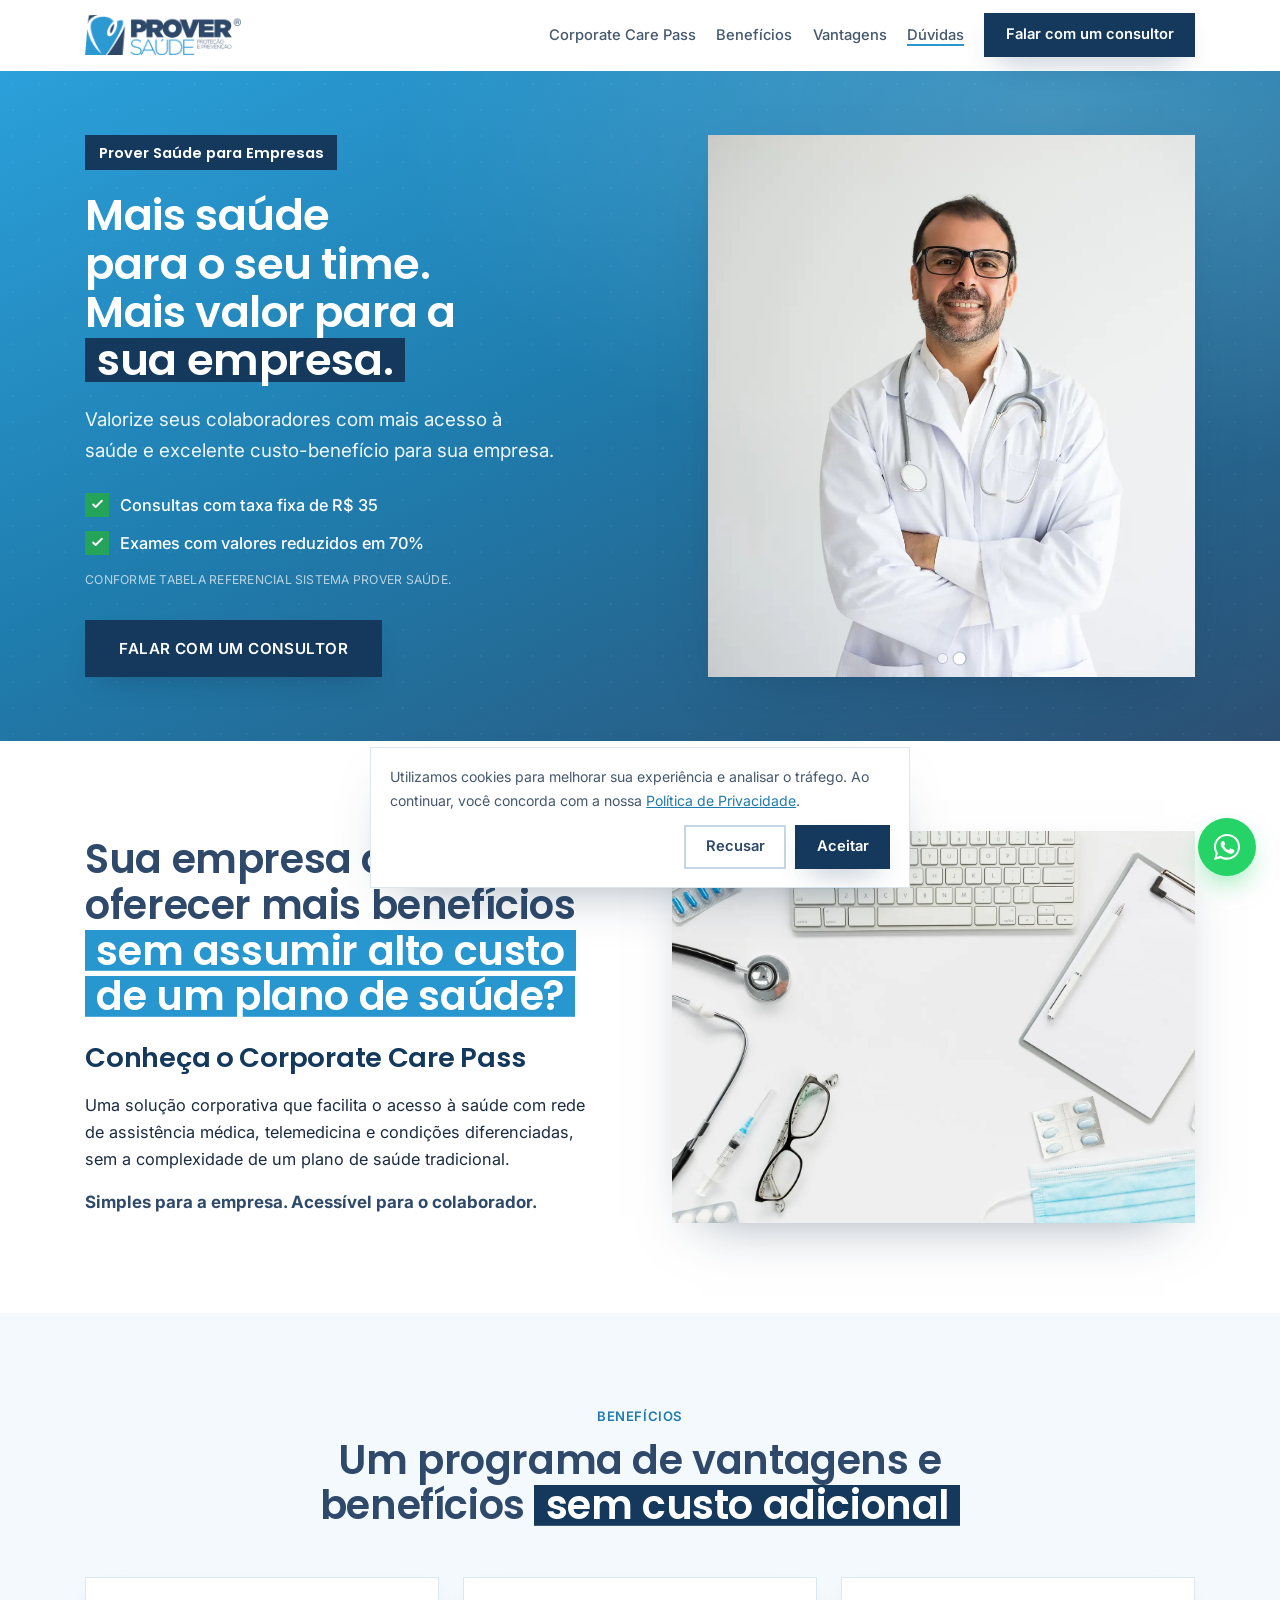
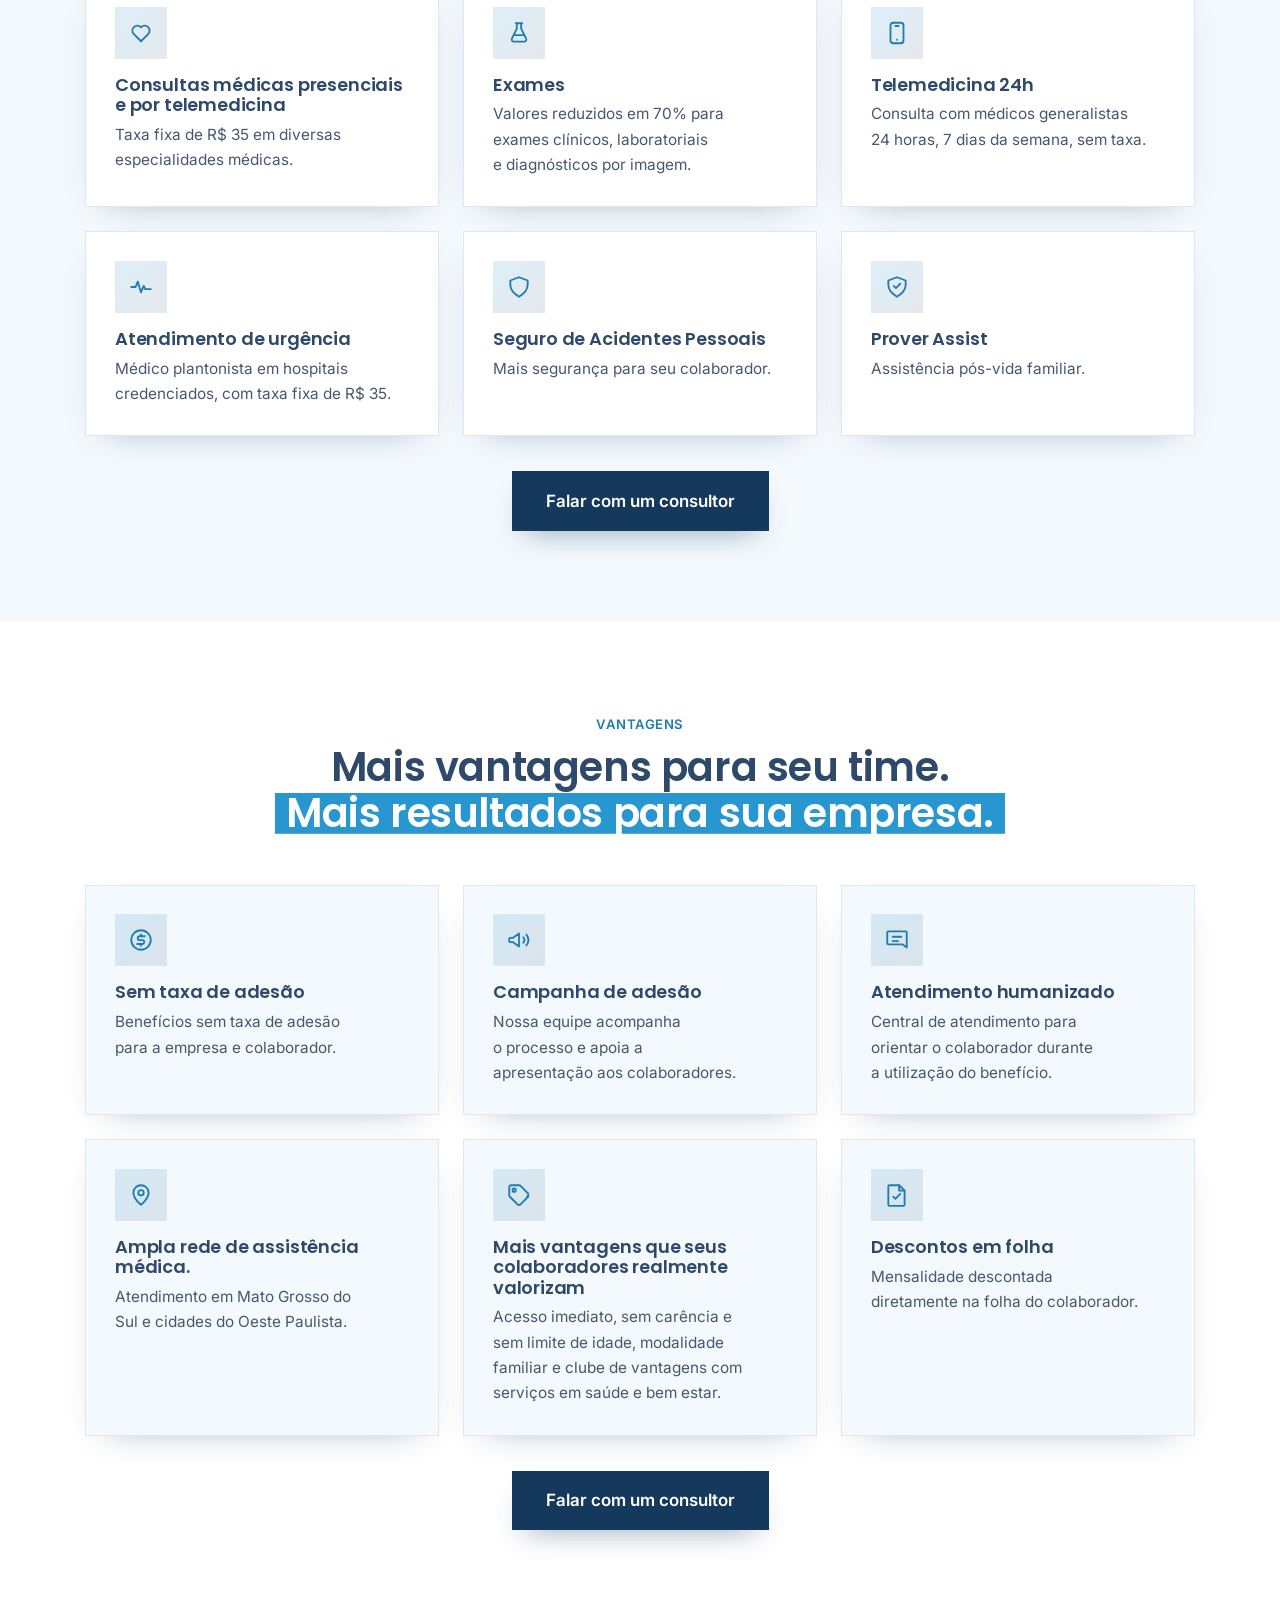
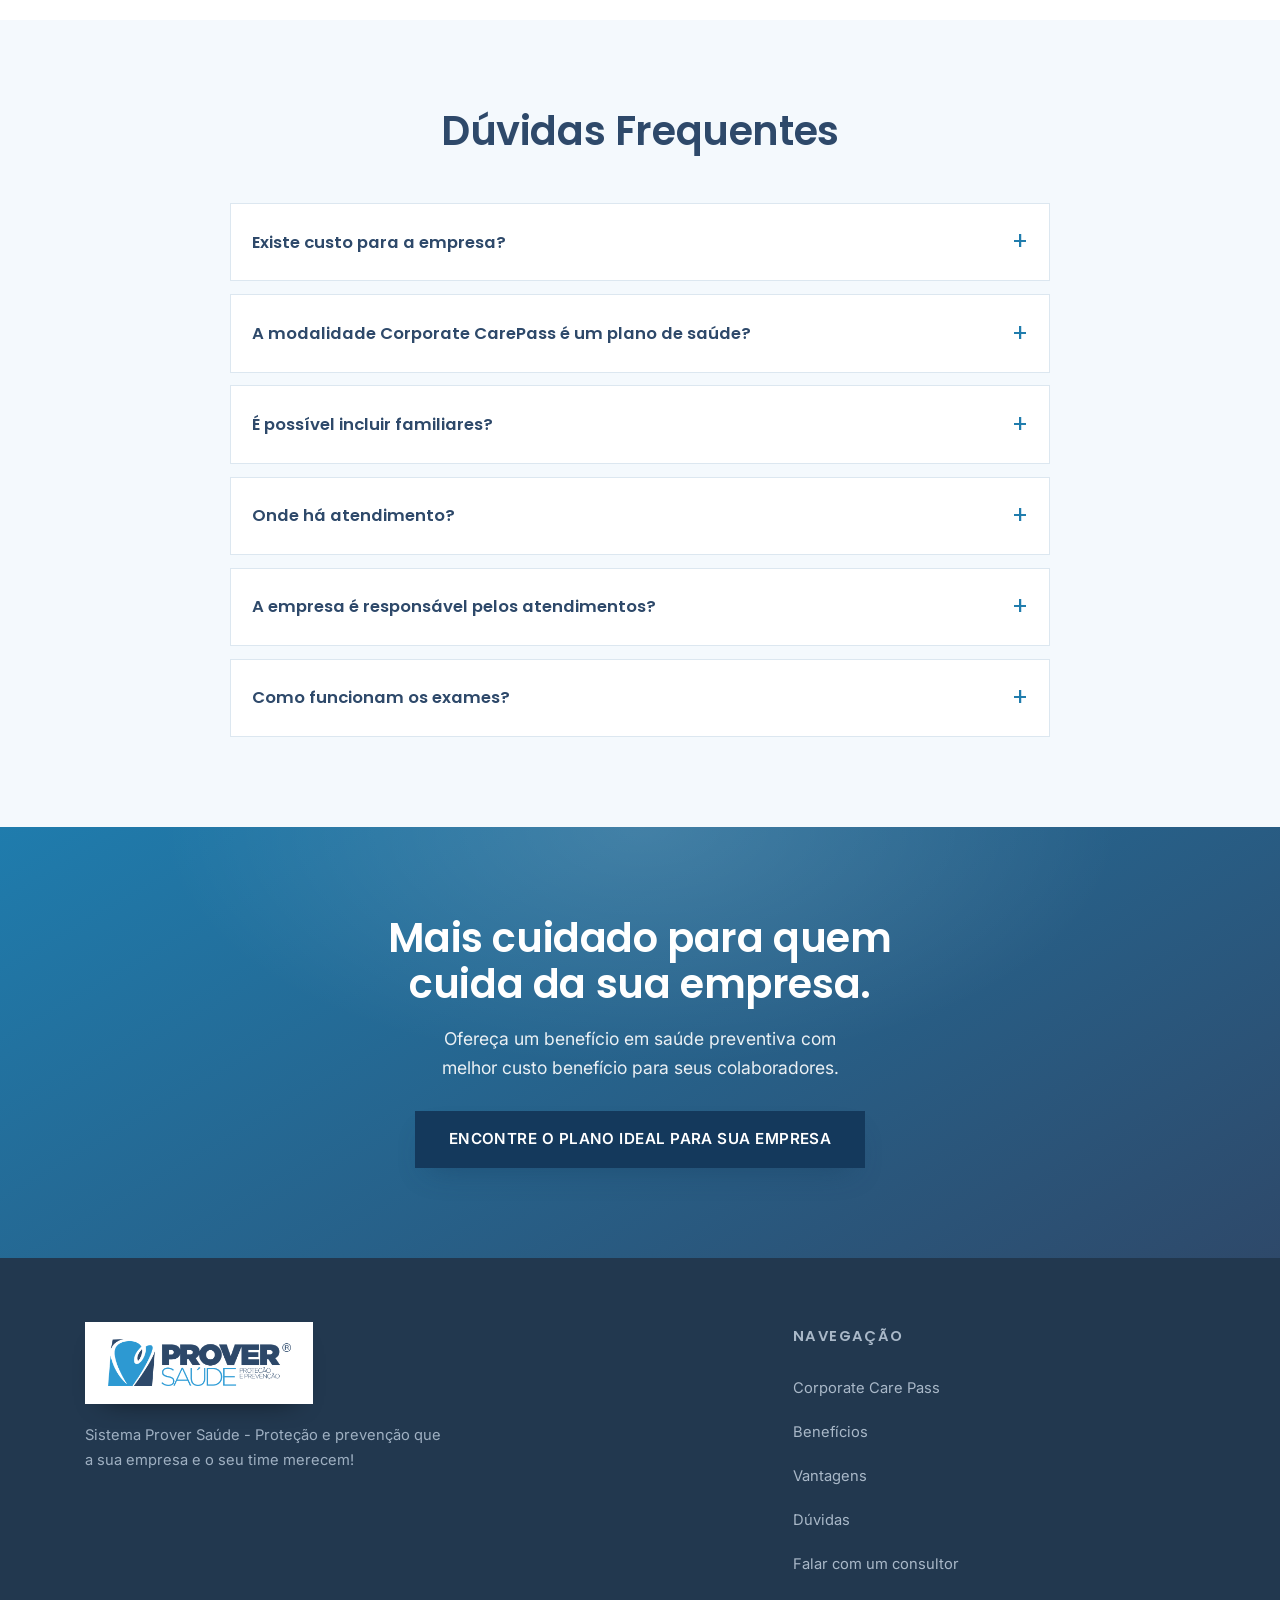
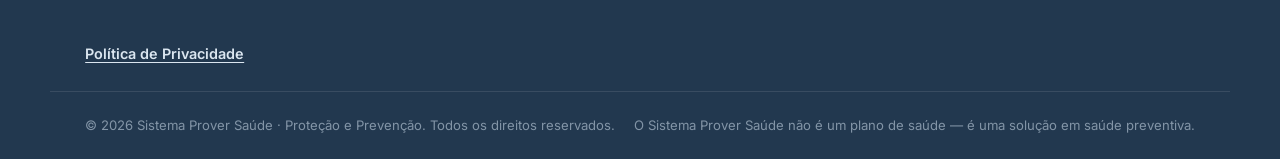
<file: index.html>
<!DOCTYPE html>
<html lang="pt-BR">
<head>
<meta charset="UTF-8" />
<meta name="viewport" content="width=device-width, initial-scale=1, viewport-fit=cover" />
<meta name="theme-color" content="#2897CF" />

<!-- Google Tag Manager -->
<script>(function(w,d,s,l,i){w[l]=w[l]||[];w[l].push({'gtm.start':
new Date().getTime(),event:'gtm.js'});var f=d.getElementsByTagName(s)[0],
j=d.createElement(s),dl=l!='dataLayer'?'&l='+l:'';j.async=true;j.src=
'https://www.googletagmanager.com/gtm.js?id='+i+dl;f.parentNode.insertBefore(j,f);
})(window,document,'script','dataLayer','GTM-T75TMNZ6');</script>
<!-- End Google Tag Manager -->

<!-- SEO -->
<title>Corporate Care Pass | Prover Saúde para Empresas — benefício em saúde com custo zero</title>
<meta name="description" content="Mais saúde para o seu time. Mais valor para a sua empresa. Consultas com taxa fixa de R$ 35, exames com valores reduzidos em 70% e telemedicina 24h — sem custo adicional para a empresa." />
<meta name="robots" content="index, follow, max-image-preview:large" />
<meta name="author" content="Prover Saúde" />
<link rel="canonical" href="https://proversaude.com.br/empresas/" />

<!-- Open Graph -->
<meta property="og:type" content="website" />
<meta property="og:locale" content="pt_BR" />
<meta property="og:site_name" content="Prover Saúde" />
<meta property="og:url" content="https://proversaude.com.br/empresas/" />
<meta property="og:title" content="Corporate Care Pass · Prover Saúde para Empresas" />
<meta property="og:description" content="Valorize seus colaboradores com mais acesso à saúde e excelente custo-benefício para sua empresa. Consultas com taxa fixa de R$ 35 e exames com valores reduzidos em 70%." />
<meta property="og:image" content="https://proversaude.com.br/empresas/assets/telemedicina.jpg" />

<link rel="icon" type="image/png" href="assets/favicon.png" />
<link rel="apple-touch-icon" href="assets/favicon.png" />

<!-- Fontes -->
<link rel="preconnect" href="https://fonts.googleapis.com" />
<link rel="preconnect" href="https://fonts.gstatic.com" crossorigin />
<link href="https://fonts.googleapis.com/css2?family=Poppins:wght@500;600;700&family=Inter:wght@400;500;600;700&display=swap" rel="stylesheet" />

<link rel="stylesheet" href="style.css" />

<!-- ====== GOOGLE TAG MANAGER / PIXELS (inserir no <head>) ====== -->

<!-- GA4 (G-FNXVV5NJT7) removido: a tag é disparada pelo GTM-T75TMNZ6, evitando duplicidade -->

<!-- Meta Pixel Code -->
<script>
!function(f,b,e,v,n,t,s)
{if(f.fbq)return;n=f.fbq=function(){n.callMethod?
n.callMethod.apply(n,arguments):n.queue.push(arguments)};
if(!f._fbq)f._fbq=n;n.push=n;n.loaded=!0;n.version='2.0';
n.queue=[];t=b.createElement(e);t.async=!0;
t.src=v;s=b.getElementsByTagName(e)[0];
s.parentNode.insertBefore(t,s)}(window, document,'script',
'https://connect.facebook.net/en_US/fbevents.js');
fbq('init', '343389243024599');
fbq('track', 'PageView');
</script>
<noscript><img height="1" width="1" style="display:none" alt=""
src="https://www.facebook.com/tr?id=343389243024599&ev=PageView&noscript=1"
/></noscript>
<!-- End Meta Pixel Code -->

<!-- Dados estruturados (SEO/GEO) -->
<script type="application/ld+json">
{
  "@context": "https://schema.org",
  "@type": "Organization",
  "name": "Prover Saúde",
  "description": "Sistema de Saúde Preventiva com solução corporativa (Corporate Care Pass): benefício em saúde para colaboradores com consultas de taxa fixa, exames com valores reduzidos, telemedicina 24h, seguro de acidentes pessoais e assistência pós-vida, sem custo adicional para a empresa.",
  "areaServed": ["Mato Grosso do Sul", "Oeste Paulista"],
  "image": "assets/logo-prover.png",
  "location": [
    { "@type": "Place", "name": "Prover Saúde Ivinhema", "address": "Avenida Brasil, Nº 660 - Piravevê, Ivinhema - MS" },
    { "@type": "Place", "name": "Prover Saúde Nova Andradina", "address": "Rua Walter Hubacher, 1339 - Centro, Nova Andradina - MS" },
    { "@type": "Place", "name": "Prover Saúde Dourados", "address": "Rua Hayel Bon Faker, 1.439 - Jd. Água Boa, Dourados - MS" },
    { "@type": "Place", "name": "Prover Saúde Bonito", "address": "Rua das Flores, nº 1.187 - Centro, Bonito - MS" }
  ]
}
</script>
<script type="application/ld+json">
{
  "@context": "https://schema.org",
  "@type": "FAQPage",
  "mainEntity": [
    { "@type": "Question", "name": "Existe custo para a empresa?", "acceptedAnswer": { "@type": "Answer", "text": "Custo zero para empresas." } },
    { "@type": "Question", "name": "A modalidade Corporate CarePass é um plano de saúde?", "acceptedAnswer": { "@type": "Answer", "text": "Não é um plano de saúde, e sim um benefício que facilita atendimento de consultas de urgência 24 horas, 7 dias da semana." } },
    { "@type": "Question", "name": "É possível incluir familiares?", "acceptedAnswer": { "@type": "Answer", "text": "Sim. Existem modalidades que contemplam titular, cônjuge e filhos, além de opções para inclusão de outros familiares." } },
    { "@type": "Question", "name": "Onde há atendimento?", "acceptedAnswer": { "@type": "Answer", "text": "A Prover Saúde possui rede credenciada em Mato Grosso do Sul e cidades do Oeste Paulista, além de unidades assistenciais em Ivinhema, Nova Andradina, Dourados e Bonito." } },
    { "@type": "Question", "name": "A empresa é responsável pelos atendimentos?", "acceptedAnswer": { "@type": "Answer", "text": "Não. A gestão dos atendimentos e da rede é responsabilidade do Sistema Prover Saúde. A empresa disponibiliza o benefício e nossa equipe orienta o colaborador durante sua utilização." } },
    { "@type": "Question", "name": "Como funcionam os exames?", "acceptedAnswer": { "@type": "Answer", "text": "Os exames possuem condições de valores conforme tabela referencial do Sistema Prover Saúde. Com valores reduzidos em 70%." } }
  ]
}
</script>
</head>
<body id="topo">
<!-- Google Tag Manager (noscript) -->
<noscript><iframe src="https://www.googletagmanager.com/ns.html?id=GTM-T75TMNZ6"
height="0" width="0" style="display:none;visibility:hidden"></iframe></noscript>
<!-- End Google Tag Manager (noscript) -->
<a class="skip-link" href="#inicio">Ir para o conteúdo</a>

<!-- ==================== NAVBAR ==================== -->
<header class="nav" id="nav" data-state="top">
  <div class="container nav__inner">
    <a class="nav__brand" href="#topo" aria-label="Prover Saúde - início">
      <img src="assets/logo-prover.png" alt="Prover Saúde - Proteção e Prevenção" width="200" height="40" />
    </a>
    <nav class="nav__menu" id="navMenu" aria-label="Navegação principal">
      <a href="#corporate">Corporate Care Pass</a>
      <a href="#beneficios">Benefícios</a>
      <a href="#vantagens">Vantagens</a>
      <a href="#duvidas">Dúvidas</a>
      <a class="btn btn--accent btn--sm" href="https://wa.me/5567999225671?text=Ol%C3%A1!%20Gostaria%20de%20conhecer%20as%20modalidades%20empresariais%20do%20Sistema%20Prover%20Sa%C3%BAde." data-wa data-cta="nav" target="_blank" rel="noopener">Falar com um consultor</a>
    </nav>
    <button class="nav__toggle" id="navToggle" aria-label="Abrir menu" aria-expanded="false" aria-controls="navMenu">
      <span></span><span></span><span></span>
    </button>
  </div>
</header>

<main>

  <!-- ==================== SEÇÃO 1 — HERO ==================== -->
  <section class="hero" id="inicio">
    <div class="container hero__grid">
      <div class="hero__text" data-reveal>
        <div class="hero__eyebrow">
          <span class="tag">Prover Saúde para Empresas</span>
        </div>

        <figure class="hero__carousel media-frame media-frame--s2">
          <div class="carousel" aria-roledescription="carrossel" aria-label="Saúde corporativa pelo Sistema Prover Saúde">
            <div class="carousel__track">
              <picture class="carousel__slide carousel__slide--cover is-active">
                <img src="assets/prover-heart.jpg" width="598" height="881" alt="Mãos segurando um coração azul com a marca Prover Saúde, ao lado de um estetoscópio" loading="eager" fetchpriority="high" decoding="async" />
              </picture>
              <picture class="carousel__slide">
                <source type="image/webp" srcset="assets/medico-rede.webp" />
                <img src="assets/medico-rede.jpg" width="1600" height="1068" alt="Médico da rede credenciada sorrindo, de jaleco e estetoscópio" loading="lazy" decoding="async" />
              </picture>
            </div>
            <div class="carousel__dots" role="tablist" aria-label="Selecionar imagem">
              <button class="carousel__dot is-active" type="button" role="tab" aria-selected="true" aria-label="Imagem 1"></button>
              <button class="carousel__dot" type="button" role="tab" aria-selected="false" aria-label="Imagem 2"></button>
            </div>
          </div>
        </figure>

        <h1 class="h1">Mais saúde para o seu time.<br />Mais valor para a <span class="mark">sua&nbsp;empresa.</span></h1>
        <p class="hero__sub">Valorize seus colaboradores com mais acesso à saúde e excelente custo-benefício para sua empresa.</p>

        <ul class="hero__checks">
          <li>
            <span class="ic" aria-hidden="true"><svg viewBox="0 0 24 24" fill="none" stroke="currentColor" stroke-width="3" stroke-linecap="round" stroke-linejoin="round"><path d="M5 12l4 4L19 6"/></svg></span>
            <span>Consultas com taxa fixa de R$&nbsp;35</span>
          </li>
          <li>
            <span class="ic" aria-hidden="true"><svg viewBox="0 0 24 24" fill="none" stroke="currentColor" stroke-width="3" stroke-linecap="round" stroke-linejoin="round"><path d="M5 12l4 4L19 6"/></svg></span>
            <span>Exames com valores reduzidos em 70%</span>
          </li>
        </ul>
        <p class="hero__note">Conforme tabela referencial Sistema&nbsp;Prover&nbsp;Saúde.</p>

        <div class="hero__actions">
          <a class="btn btn--accent btn--lg" href="https://wa.me/5567999225671?text=Ol%C3%A1!%20Gostaria%20de%20conhecer%20as%20modalidades%20empresariais%20do%20Sistema%20Prover%20Sa%C3%BAde." data-wa data-cta="hero" target="_blank" rel="noopener">Falar com um consultor</a>
        </div>
      </div>

      <div class="hero__right" data-reveal data-reveal-delay="1">
        <figure class="hero__media media-frame">
          <div class="carousel" aria-roledescription="carrossel" aria-label="Saúde corporativa pelo Sistema Prover Saúde">
            <div class="carousel__track">
              <picture class="carousel__slide carousel__slide--cover is-active">
                <img src="assets/prover-heart.jpg" width="598" height="881" alt="Mãos segurando um coração azul com a marca Prover Saúde, ao lado de um estetoscópio" loading="eager" fetchpriority="high" decoding="async" />
              </picture>
              <picture class="carousel__slide">
                <source type="image/webp" srcset="assets/medico-rede.webp" />
                <img src="assets/medico-rede.jpg" width="1600" height="1068" alt="Médico da rede credenciada sorrindo, de jaleco e estetoscópio" loading="lazy" decoding="async" />
              </picture>
            </div>
            <div class="carousel__dots" role="tablist" aria-label="Selecionar imagem">
              <button class="carousel__dot is-active" type="button" role="tab" aria-selected="true" aria-label="Imagem 1"></button>
              <button class="carousel__dot" type="button" role="tab" aria-selected="false" aria-label="Imagem 2"></button>
            </div>
          </div>
        </figure>
      </div>
    </div>
  </section>

  <!-- ==================== SEÇÃO 2 — CORPORATE CARE PASS ==================== -->
  <section class="section" id="corporate">
    <div class="container split">
      <div data-reveal>
        <h2 class="h2">Sua empresa quer oferecer mais benefícios <span class="mark mark--blue">sem assumir alto custo de um plano de saúde?</span></h2>
        <h3 class="h3 corporate__name">Conheça o Corporate Care Pass</h3>
        <div class="stack" style="margin-top:1.2rem">
          <p>Uma solução corporativa que facilita o acesso à saúde com rede de assistência médica, telemedicina e condições diferenciadas, sem a complexidade de um plano de saúde tradicional.</p>
          <p class="corporate__claim"><strong class="strong">Simples para a empresa. Acessível para o colaborador.</strong></p>
        </div>
      </div>
      <figure class="split__media media-frame media-frame--tall" data-reveal data-reveal-delay="1">
        <picture>
          <source type="image/webp" srcset="assets/consultorio.webp" />
          <img src="assets/consultorio.jpg" width="1600" height="1067" alt="Mesa de consultório com estetoscópio, prancheta e teclado, vista de cima" loading="lazy" decoding="async" />
        </picture>
      </figure>
    </div>
  </section>

  <!-- ==================== SEÇÃO 3 — BENEFÍCIOS ==================== -->
  <section class="section section--tint" id="beneficios">
    <div class="container">
      <div class="section__head" data-reveal>
        <span class="eyebrow">Benefícios</span>
        <h2 class="h2">Um programa de vantagens e benefícios <span class="mark">sem custo adicional</span></h2>
      </div>

      <div class="benefits">
        <article class="benefit" data-reveal>
          <span class="benefit__ic" aria-hidden="true"><svg viewBox="0 0 24 24" fill="none" stroke="currentColor" stroke-width="1.7" stroke-linecap="round" stroke-linejoin="round"><path d="M18.6 6.6a4.5 4.5 0 0 0-6.4 0L12 6.8l-.2-.2a4.5 4.5 0 1 0-6.4 6.4L12 19.6l6.6-6.6a4.5 4.5 0 0 0 0-6.4z"/></svg></span>
          <h3>Consultas médicas presenciais e por telemedicina</h3>
          <p>Taxa fixa de R$&nbsp;35 em diversas especialidades médicas.</p>
        </article>

        <article class="benefit" data-reveal data-reveal-delay="1">
          <span class="benefit__ic" aria-hidden="true"><svg viewBox="0 0 24 24" fill="none" stroke="currentColor" stroke-width="1.7" stroke-linecap="round" stroke-linejoin="round"><path d="M9 3h6M10 3v5L5.5 17A2 2 0 0 0 7.3 20h9.4a2 2 0 0 0 1.8-3L14 8V3"/><path d="M8 14h8"/></svg></span>
          <h3>Exames</h3>
          <p>Valores reduzidos em 70% para exames clínicos, laboratoriais e diagnósticos por imagem.</p>
        </article>

        <article class="benefit" data-reveal data-reveal-delay="2">
          <span class="benefit__ic" aria-hidden="true"><svg viewBox="0 0 24 24" fill="none" stroke="currentColor" stroke-width="1.7" stroke-linecap="round" stroke-linejoin="round"><rect x="6" y="2.5" width="12" height="19" rx="2.5"/><path d="M10.5 5.5h3M12 18.2h.01"/></svg></span>
          <h3>Telemedicina 24h</h3>
          <p>Consulta com médicos generalistas 24 horas, 7 dias da semana, sem taxa.</p>
        </article>

        <article class="benefit" data-reveal>
          <span class="benefit__ic" aria-hidden="true"><svg viewBox="0 0 24 24" fill="none" stroke="currentColor" stroke-width="1.7" stroke-linecap="round" stroke-linejoin="round"><path d="M3 12h4l2-5 3 10 2.5-6 1.5 3h5"/></svg></span>
          <h3>Atendimento de urgência</h3>
          <p>Médico plantonista em hospitais credenciados, com taxa fixa de R$&nbsp;35.</p>
        </article>

        <article class="benefit" data-reveal data-reveal-delay="1">
          <span class="benefit__ic" aria-hidden="true"><svg viewBox="0 0 24 24" fill="none" stroke="currentColor" stroke-width="1.7" stroke-linecap="round" stroke-linejoin="round"><path d="M12 21c5-3 8-7 8-11V6l-8-3-8 3v4c0 4 3 8 8 11z"/></svg></span>
          <h3>Seguro de Acidentes Pessoais</h3>
          <p>Mais segurança para seu colaborador.</p>
        </article>

        <article class="benefit" data-reveal data-reveal-delay="2">
          <span class="benefit__ic" aria-hidden="true"><svg viewBox="0 0 24 24" fill="none" stroke="currentColor" stroke-width="1.7" stroke-linecap="round" stroke-linejoin="round"><path d="M12 21c5-3 8-7 8-11V6l-8-3-8 3v4c0 4 3 8 8 11z"/><path d="M9 11l2 2 4-4"/></svg></span>
          <h3>Prover Assist</h3>
          <p>Assistência pós-vida familiar.</p>
        </article>
      </div>

      <div style="text-align:center;margin-top:2.2rem" data-reveal>
        <a class="btn btn--accent btn--lg" href="https://wa.me/5567999225671?text=Ol%C3%A1!%20Gostaria%20de%20conhecer%20as%20modalidades%20empresariais%20do%20Sistema%20Prover%20Sa%C3%BAde." data-wa data-cta="beneficios" target="_blank" rel="noopener">Falar com um consultor</a>
      </div>
    </div>
  </section>

  <!-- ==================== SEÇÃO 4 — VANTAGENS ==================== -->
  <section class="section" id="vantagens">
    <div class="container">
      <div class="section__head" data-reveal>
        <span class="eyebrow">Vantagens</span>
        <h2 class="h2">Mais vantagens para seu time. <span class="mark mark--blue">Mais resultados para sua empresa.</span></h2>
      </div>

      <div class="benefits">
        <article class="benefit" data-reveal>
          <span class="benefit__ic" aria-hidden="true"><svg viewBox="0 0 24 24" fill="none" stroke="currentColor" stroke-width="1.7" stroke-linecap="round" stroke-linejoin="round"><circle cx="12" cy="12" r="9"/><path d="M15.5 8.5H10.8a1.8 1.8 0 0 0 0 3.6h2.4a1.8 1.8 0 0 1 0 3.6H8.5M12 6.8v1.7M12 15.7v1.5"/></svg></span>
          <h3>Sem taxa de adesão</h3>
          <p>Benefícios sem taxa de adesão para a empresa e colaborador.</p>
        </article>

        <article class="benefit" data-reveal data-reveal-delay="1">
          <span class="benefit__ic" aria-hidden="true"><svg viewBox="0 0 24 24" fill="none" stroke="currentColor" stroke-width="1.7" stroke-linecap="round" stroke-linejoin="round"><path d="M3 11v2a1 1 0 0 0 1 1h2.5L12 18V6l-5.5 4H4a1 1 0 0 0-1 1z"/><path d="M16 9.5a4 4 0 0 1 0 5M18.8 7a7.5 7.5 0 0 1 0 10"/></svg></span>
          <h3>Campanha de adesão</h3>
          <p>Nossa equipe acompanha o processo e apoia a apresentação aos colaboradores.</p>
        </article>

        <article class="benefit" data-reveal data-reveal-delay="2">
          <span class="benefit__ic" aria-hidden="true"><svg viewBox="0 0 24 24" fill="none" stroke="currentColor" stroke-width="1.7" stroke-linecap="round" stroke-linejoin="round"><path d="M4 4h16a1 1 0 0 1 1 1v14l-4-3H4a1 1 0 0 1-1-1V5a1 1 0 0 1 1-1z"/><path d="M8 9h8M8 13h5"/></svg></span>
          <h3>Atendimento humanizado</h3>
          <p>Central de atendimento para orientar o colaborador durante a utilização do benefício.</p>
        </article>

        <article class="benefit" data-reveal>
          <span class="benefit__ic" aria-hidden="true"><svg viewBox="0 0 24 24" fill="none" stroke="currentColor" stroke-width="1.7" stroke-linecap="round" stroke-linejoin="round"><path d="M12 21s7-5.2 7-11a7 7 0 1 0-14 0c0 5.8 7 11 7 11z"/><circle cx="12" cy="10" r="2.5"/></svg></span>
          <h3>Ampla rede de assistência médica.</h3>
          <p>Atendimento em Mato Grosso do Sul e cidades do Oeste Paulista.</p>
        </article>

        <article class="benefit" data-reveal data-reveal-delay="1">
          <span class="benefit__ic" aria-hidden="true"><svg viewBox="0 0 24 24" fill="none" stroke="currentColor" stroke-width="1.7" stroke-linecap="round" stroke-linejoin="round"><path d="M20.6 13.4l-7.2 7.2a2 2 0 0 1-2.8 0l-7.2-7.2A2 2 0 0 1 3 12V5a2 2 0 0 1 2-2h7a2 2 0 0 1 1.4.6l6.4 6.4a2 2 0 0 1-.2 3.4z"/><circle cx="7.5" cy="7.5" r="1.5"/></svg></span>
          <h3>Mais vantagens que seus colaboradores realmente valorizam</h3>
          <p>Acesso imediato, sem carência e sem limite de idade, modalidade familiar e clube de vantagens com serviços em saúde e bem estar.</p>
        </article>

        <article class="benefit" data-reveal data-reveal-delay="2">
          <span class="benefit__ic" aria-hidden="true"><svg viewBox="0 0 24 24" fill="none" stroke="currentColor" stroke-width="1.7" stroke-linecap="round" stroke-linejoin="round"><path d="M5 3h9l5 5v13a1 1 0 0 1-1 1H5a1 1 0 0 1-1-1V4a1 1 0 0 1 1-1z"/><path d="M14 3v5h5M8.5 13.5l2 2 4.5-4.5"/></svg></span>
          <h3>Descontos em folha</h3>
          <p>Mensalidade descontada diretamente na folha do colaborador.</p>
        </article>
      </div>

      <div style="text-align:center;margin-top:2.2rem" data-reveal>
        <a class="btn btn--accent btn--lg" href="https://wa.me/5567999225671?text=Ol%C3%A1!%20Gostaria%20de%20conhecer%20as%20modalidades%20empresariais%20do%20Sistema%20Prover%20Sa%C3%BAde." data-wa data-cta="vantagens" target="_blank" rel="noopener">Falar com um consultor</a>
      </div>
    </div>
  </section>

  <!-- ==================== SEÇÃO 5 — DÚVIDAS FREQUENTES ==================== -->
  <section class="section section--tint" id="duvidas">
    <div class="container">
      <div class="section__head" data-reveal>
        <h2 class="h2">Dúvidas Frequentes</h2>
      </div>
      <div class="faq" data-reveal>
        <details class="faq__item">
          <summary>Existe custo para a empresa?</summary>
          <div class="faq__a"><p>Custo zero para empresas.</p></div>
        </details>
        <details class="faq__item">
          <summary>A modalidade Corporate CarePass é um plano de saúde?</summary>
          <div class="faq__a"><p>Não é um plano de saúde, e sim um benefício que facilita atendimento de consultas de urgência 24 horas, 7 dias da semana.</p></div>
        </details>
        <details class="faq__item">
          <summary>É possível incluir familiares?</summary>
          <div class="faq__a"><p>Sim. Existem modalidades que contemplam titular, cônjuge e filhos, além de opções para inclusão de outros familiares.</p></div>
        </details>
        <details class="faq__item">
          <summary>Onde há atendimento?</summary>
          <div class="faq__a"><p>A Prover Saúde possui rede credenciada em Mato Grosso do Sul e cidades do Oeste Paulista, além de unidades assistenciais em Ivinhema, Nova Andradina, Dourados e Bonito.</p></div>
        </details>
        <details class="faq__item">
          <summary>A empresa é responsável pelos atendimentos?</summary>
          <div class="faq__a"><p>Não. A gestão dos atendimentos e da rede é responsabilidade do Sistema Prover Saúde. A empresa disponibiliza o benefício e nossa equipe orienta o colaborador durante sua utilização.</p></div>
        </details>
        <details class="faq__item">
          <summary>Como funcionam os exames?</summary>
          <div class="faq__a"><p>Os exames possuem condições de valores conforme tabela referencial do Sistema Prover Saúde. Com valores reduzidos em 70%.</p></div>
        </details>
      </div>
    </div>
  </section>

  <!-- ==================== SEÇÃO 6 — CTA FINAL ==================== -->
  <section class="section cta-band" id="contato">
    <div class="container cta-band__inner" data-reveal>
      <h2 class="h2">Mais cuidado para quem cuida da sua empresa.</h2>
      <p>Ofereça um benefício em saúde preventiva com melhor custo benefício para seus colaboradores.</p>
      <div class="cta-row">
        <a class="btn btn--accent btn--lg" href="https://wa.me/5567999225671?text=Ol%C3%A1!%20Gostaria%20de%20conhecer%20as%20modalidades%20empresariais%20do%20Sistema%20Prover%20Sa%C3%BAde." data-wa data-cta="final" target="_blank" rel="noopener">Encontre o plano ideal para sua empresa</a>
      </div>
    </div>
  </section>

</main>

<!-- ==================== RODAPÉ ==================== -->
<footer class="footer">
  <div class="container footer__grid">
    <div class="footer__brand">
      <img src="assets/logo-prover.png" alt="Prover Saúde - Proteção e Prevenção" width="200" height="40" loading="lazy" />
      <p>Sistema&nbsp;Prover&nbsp;Saúde - Proteção e prevenção que a sua empresa e o seu time merecem!</p>
    </div>
    <nav class="footer__col" aria-label="Navegação do rodapé">
      <p class="footer__h">Navegação</p>
      <a href="#corporate">Corporate Care Pass</a>
      <a href="#beneficios">Benefícios</a>
      <a href="#vantagens">Vantagens</a>
      <a href="#duvidas">Dúvidas</a>
      <a href="https://wa.me/5567999225671?text=Ol%C3%A1!%20Gostaria%20de%20conhecer%20as%20modalidades%20empresariais%20do%20Sistema%20Prover%20Sa%C3%BAde." data-wa data-cta="footer" target="_blank" rel="noopener">Falar com um consultor</a>
    </nav>
  </div>
  <div class="container footer__legal">
    <a href="politica-privacidade.html">Política de Privacidade</a>
  </div>
  <div class="container footer__bottom">
    <p>&copy; <span id="year">2026</span> Sistema&nbsp;Prover&nbsp;Saúde · Proteção e Prevenção. Todos os direitos reservados.</p>
    <p>O Sistema&nbsp;Prover&nbsp;Saúde não é um plano de saúde — é uma solução em saúde preventiva.</p>
  </div>
</footer>

<!-- WhatsApp flutuante -->
<a class="wa-float" href="https://wa.me/5567999225671?text=Ol%C3%A1!%20Gostaria%20de%20conhecer%20as%20modalidades%20empresariais%20do%20Sistema%20Prover%20Sa%C3%BAde." data-wa data-cta="float" target="_blank" rel="noopener" aria-label="Falar com um consultor pelo WhatsApp">
  <svg viewBox="0 0 32 32" fill="currentColor" aria-hidden="true"><path d="M16 3C8.8 3 3 8.8 3 16c0 2.3.6 4.5 1.8 6.5L3 29l6.7-1.8c1.9 1 4.1 1.6 6.3 1.6 7.2 0 13-5.8 13-13S23.2 3 16 3zm0 23.6c-2 0-4-.5-5.7-1.6l-.4-.2-4 1 1.1-3.9-.3-.4C5.6 20 5 18 5 16 5 9.9 9.9 5 16 5s11 4.9 11 11-4.9 10.6-11 10.6zm6-8.2c-.3-.2-1.9-.9-2.2-1-.3-.1-.5-.2-.7.2s-.8 1-1 1.2c-.2.2-.4.2-.7.1-.3-.2-1.3-.5-2.5-1.5-.9-.8-1.5-1.8-1.7-2.1-.2-.3 0-.5.1-.7l.5-.6c.2-.2.2-.3.3-.5.1-.2 0-.4 0-.6l-1-2.3c-.2-.6-.5-.5-.7-.5h-.6c-.2 0-.6.1-.9.4-.3.3-1.2 1.2-1.2 2.8s1.2 3.3 1.4 3.5c.2.2 2.4 3.7 5.8 5.1.8.3 1.4.5 1.9.7.8.3 1.5.2 2.1.1.6-.1 1.9-.8 2.2-1.6.3-.8.3-1.4.2-1.6-.1-.1-.3-.2-.6-.4z"/></svg>
</a>

<!-- CTA fixo (mobile) -->
<div class="sticky-cta" id="stickyCta" aria-hidden="true">
  <a class="btn btn--accent btn--block" href="https://wa.me/5567999225671?text=Ol%C3%A1!%20Gostaria%20de%20conhecer%20as%20modalidades%20empresariais%20do%20Sistema%20Prover%20Sa%C3%BAde." data-wa data-cta="sticky" target="_blank" rel="noopener">Falar com um consultor</a>
</div>

<!-- Cookies (LGPD) -->
<div class="cookie" id="cookie" role="dialog" aria-live="polite" aria-label="Aviso de cookies" hidden>
  <p>Utilizamos cookies para melhorar sua experiência e analisar o tráfego. Ao continuar, você concorda com a nossa <a href="politica-privacidade.html">Política de Privacidade</a>.</p>
  <div class="cookie__actions">
    <button class="btn btn--ghost btn--sm" id="cookieDecline" type="button">Recusar</button>
    <button class="btn btn--accent btn--sm" id="cookieAccept" type="button">Aceitar</button>
  </div>
</div>

<script src="script.js" defer></script>

<!-- RD Station Marketing -->
<script type="text/javascript" async src="https://d335luupugsy2.cloudfront.net/js/loader-scripts/e9ab106f-9846-4315-b260-5de11c03833d-loader.js"></script>
<!-- End RD Station Marketing -->

</body>
</html>
</file>
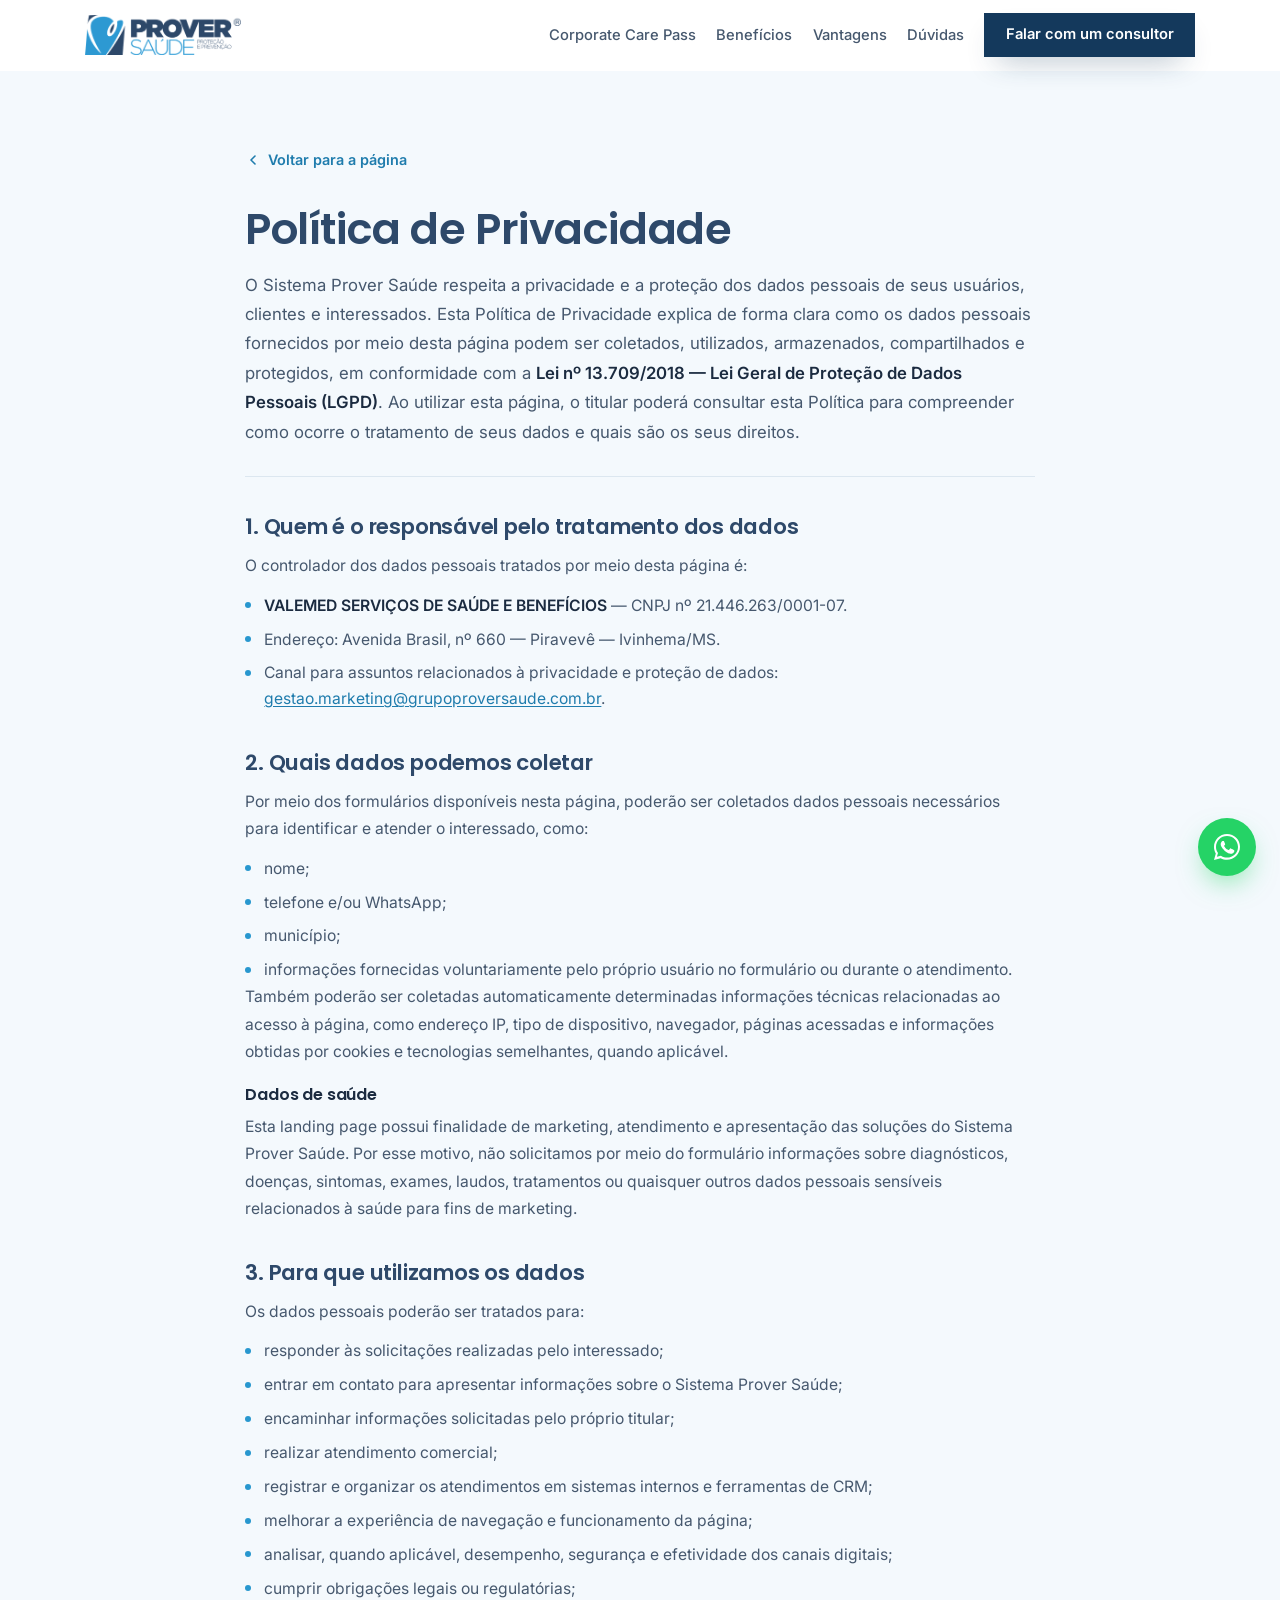
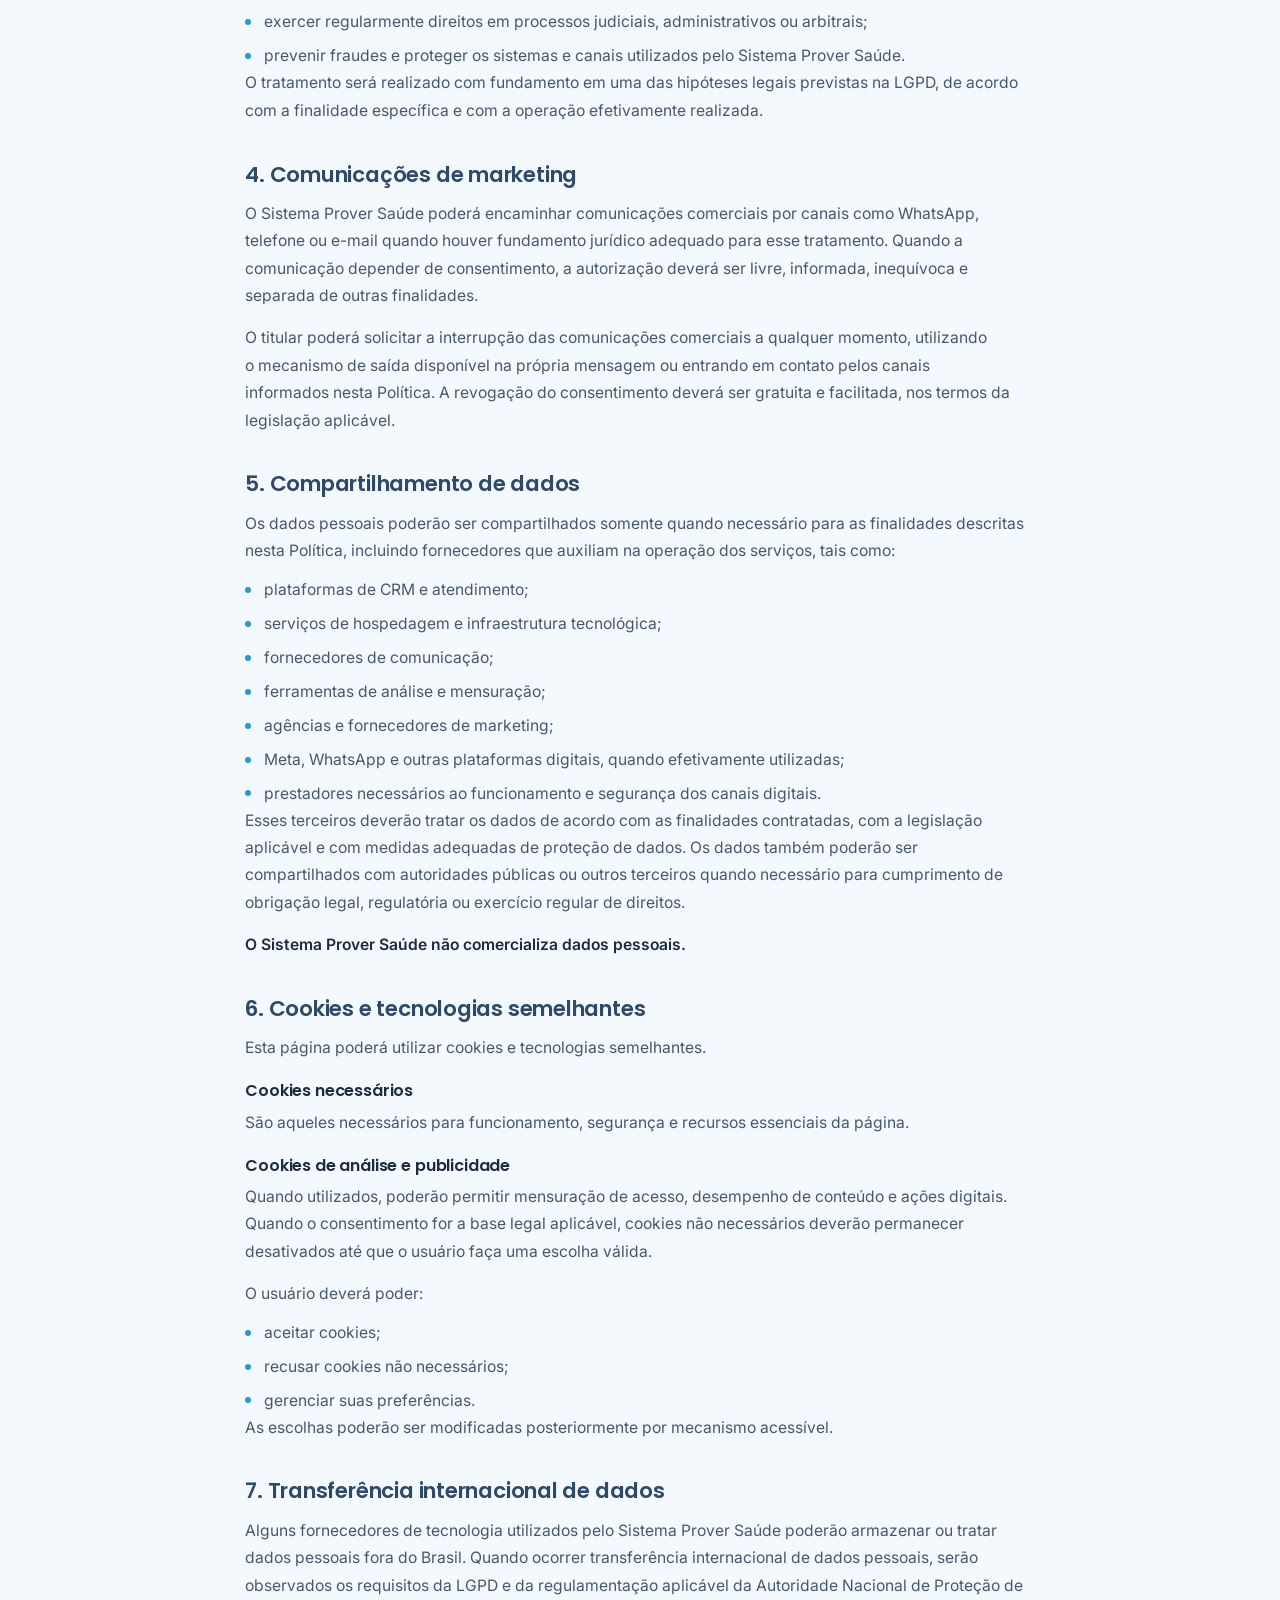
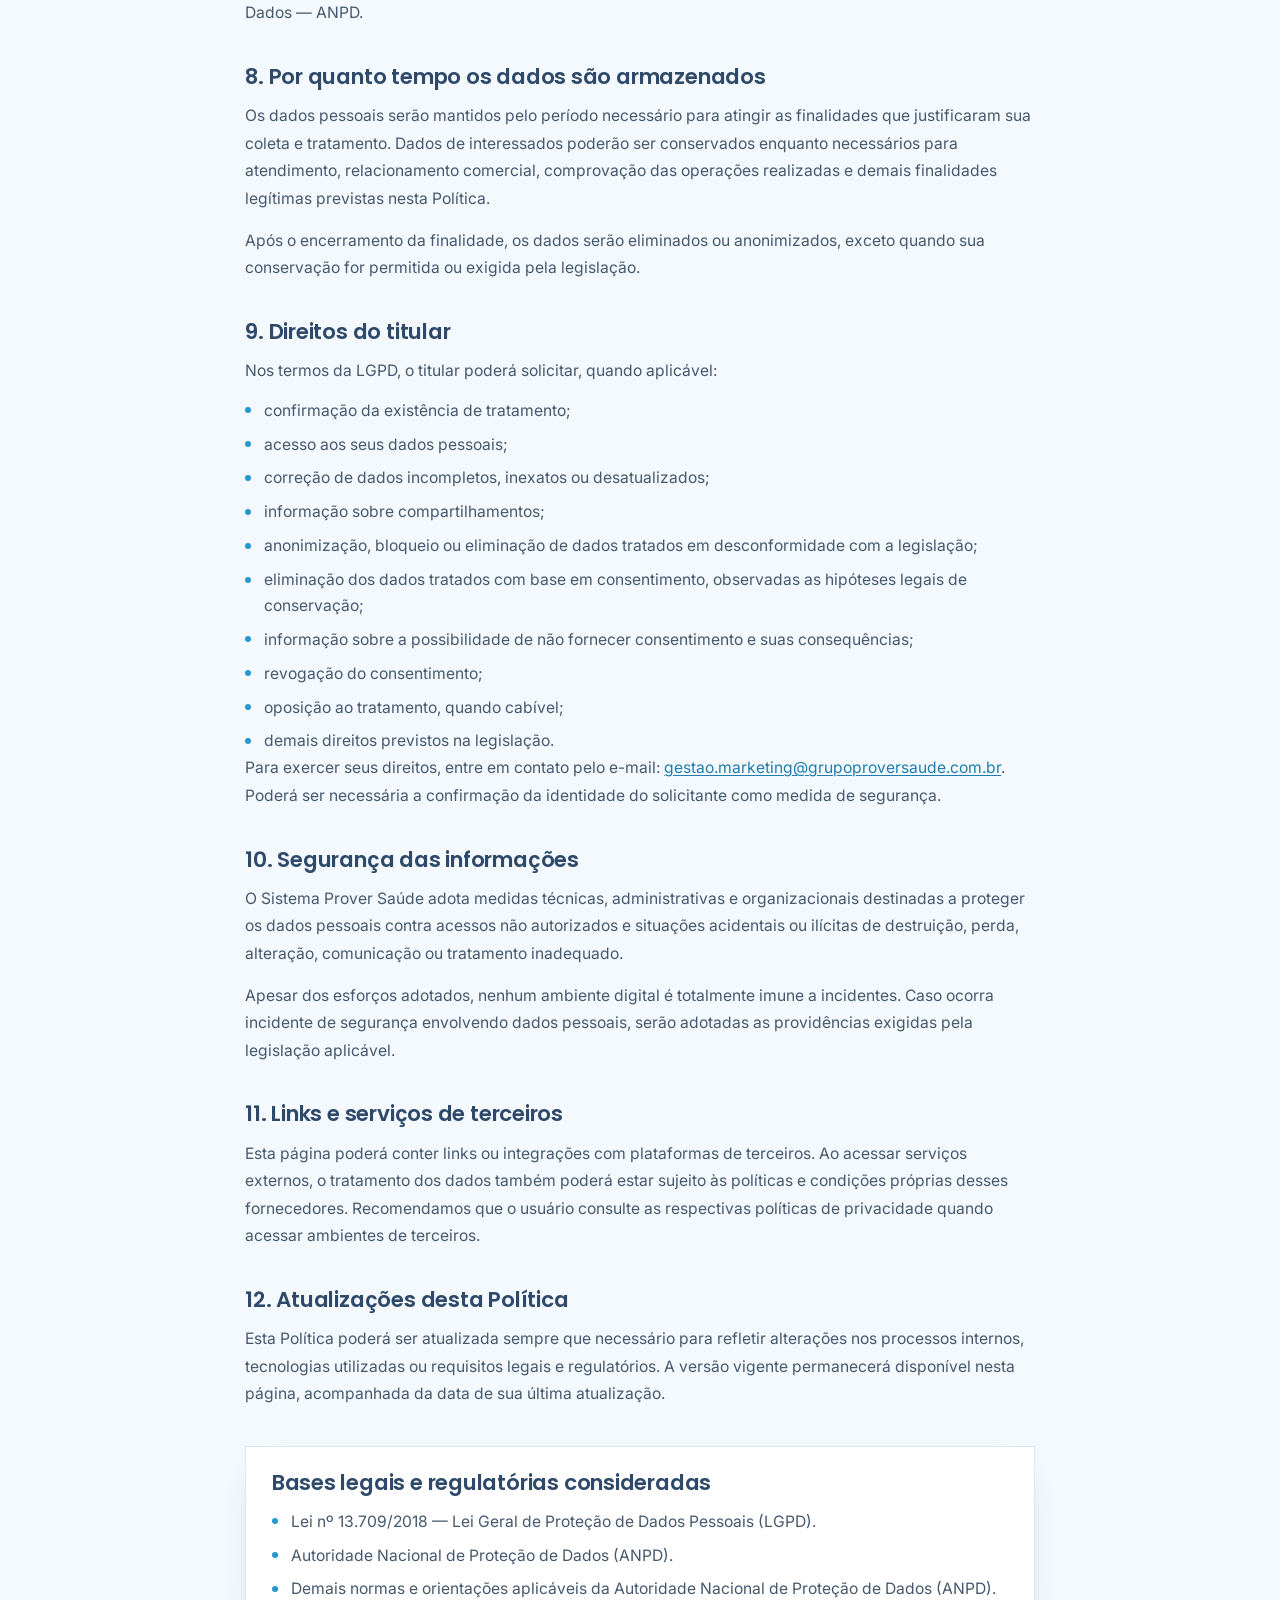
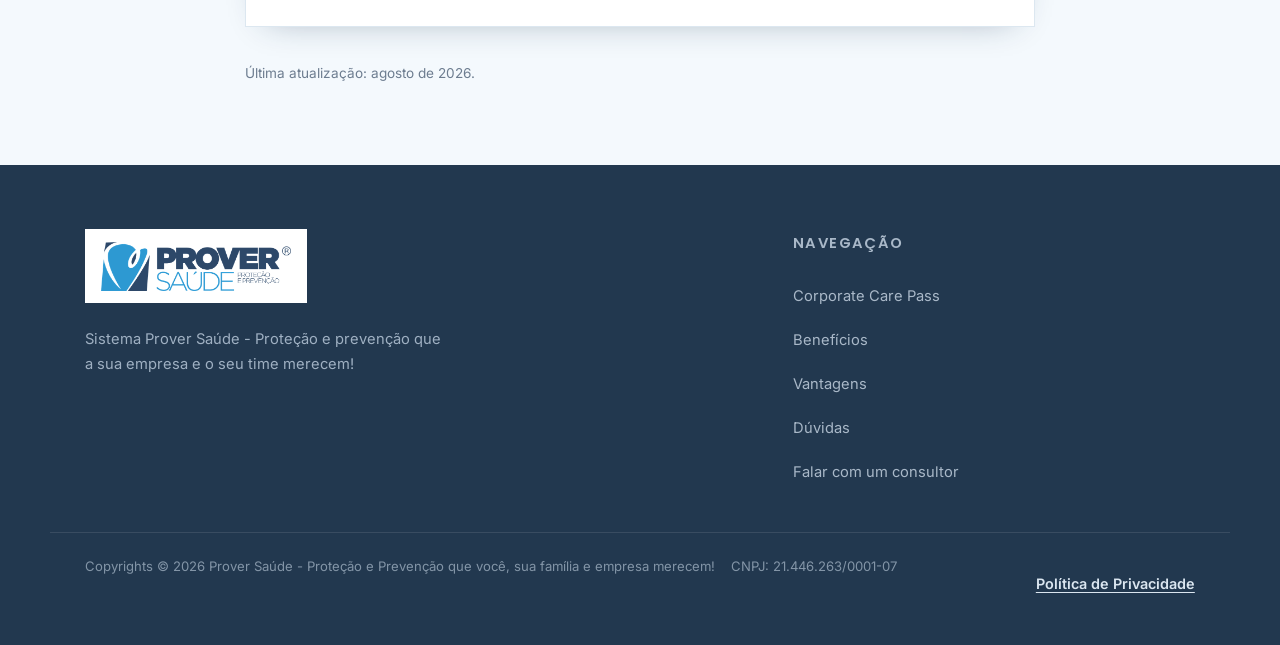
<file: politica-privacidade.html>
<!DOCTYPE html>
<html lang="pt-BR">
<head>
<meta charset="UTF-8" />
<meta name="viewport" content="width=device-width, initial-scale=1, viewport-fit=cover" />
<meta name="theme-color" content="#2897CF" />

<!-- Google Tag Manager -->
<script>(function(w,d,s,l,i){w[l]=w[l]||[];w[l].push({'gtm.start':
new Date().getTime(),event:'gtm.js'});var f=d.getElementsByTagName(s)[0],
j=d.createElement(s),dl=l!='dataLayer'?'&l='+l:'';j.async=true;j.src=
'https://www.googletagmanager.com/gtm.js?id='+i+dl;f.parentNode.insertBefore(j,f);
})(window,document,'script','dataLayer','GTM-T75TMNZ6');</script>
<!-- End Google Tag Manager -->

<title>Política de Privacidade | Sistema Prover Saúde</title>
<meta name="description" content="Política de Privacidade do Sistema Prover Saúde: como os dados pessoais informados nesta página são coletados, utilizados, armazenados, compartilhados e protegidos, conforme a LGPD (Lei nº 13.709/2018)." />
<!-- Página de apoio legal: não deve competir com a LP nos resultados de busca. -->
<meta name="robots" content="noindex, follow" />
<!-- CONFIRMAR o domínio final da LP de empresas antes de publicar -->
<link rel="canonical" href="https://proversaude.com.br/empresas/politica-privacidade.html" />

<link rel="icon" type="image/png" href="assets/favicon.png" />
<link rel="apple-touch-icon" href="assets/favicon.png" />

<link rel="preconnect" href="https://fonts.googleapis.com" />
<link rel="preconnect" href="https://fonts.gstatic.com" crossorigin />
<link href="https://fonts.googleapis.com/css2?family=Poppins:wght@500;600;700&family=Inter:wght@400;500;600;700&display=swap" rel="stylesheet" />

<link rel="stylesheet" href="style.css" />

<!-- ====== GOOGLE TAG MANAGER / PIXELS (inserir no <head>) ====== -->
<!-- Mesmo conjunto de tags do index.html: GTM, Meta Pixel e, antes do
     </body>, o loader do RD Station. Se uma tag for adicionada ou trocada
     lá, precisa ser replicada aqui — senão esta página vira ponto cego. -->

<!-- GA4 (G-FNXVV5NJT7) removido: a tag é disparada pelo GTM-T75TMNZ6, evitando duplicidade -->

<!-- Meta Pixel Code -->
<script>
!function(f,b,e,v,n,t,s)
{if(f.fbq)return;n=f.fbq=function(){n.callMethod?
n.callMethod.apply(n,arguments):n.queue.push(arguments)};
if(!f._fbq)f._fbq=n;n.push=n;n.loaded=!0;n.version='2.0';
n.queue=[];t=b.createElement(e);t.async=!0;
t.src=v;s=b.getElementsByTagName(e)[0];
s.parentNode.insertBefore(t,s)}(window, document,'script',
'https://connect.facebook.net/en_US/fbevents.js');
fbq('init', '343389243024599');
fbq('track', 'PageView');
</script>
<noscript><img height="1" width="1" style="display:none"
src="https://www.facebook.com/tr?id=343389243024599&ev=PageView&noscript=1"
/></noscript>
<!-- End Meta Pixel Code -->
</head>
<body id="topo">
<!-- Google Tag Manager (noscript) -->
<noscript><iframe src="https://www.googletagmanager.com/ns.html?id=GTM-T75TMNZ6"
height="0" width="0" style="display:none;visibility:hidden"></iframe></noscript>
<!-- End Google Tag Manager (noscript) -->
<a class="skip-link" href="#conteudo">Ir para o conteúdo</a>

<!-- ==================== NAVBAR ==================== -->
<header class="nav" id="nav" data-state="scrolled">
  <div class="container nav__inner">
    <a class="nav__brand" href="index.html" aria-label="Prover Saúde - início">
      <img src="assets/logo-prover.png" alt="Prover Saúde - Proteção e Prevenção" width="200" height="40" />
    </a>
    <nav class="nav__menu" id="navMenu" aria-label="Navegação principal">
      <a href="index.html#corporate">Corporate Care Pass</a>
      <a href="index.html#beneficios">Benefícios</a>
      <a href="index.html#vantagens">Vantagens</a>
      <a href="index.html#duvidas">Dúvidas</a>
      <a class="btn btn--accent btn--sm" href="https://wa.me/5567999225671?text=Ol%C3%A1!%20Gostaria%20de%20conhecer%20as%20modalidades%20empresariais%20do%20Sistema%20Prover%20Sa%C3%BAde." data-wa data-cta="politica-nav" target="_blank" rel="noopener">Falar com um consultor</a>
    </nav>
    <button class="nav__toggle" id="navToggle" aria-label="Abrir menu" aria-expanded="false" aria-controls="navMenu">
      <span></span><span></span><span></span>
    </button>
  </div>
</header>

<main id="conteudo" class="legal">
  <div class="container legal__wrap">

    <a class="legal__back" href="index.html">
      <svg viewBox="0 0 24 24" width="16" height="16" fill="none" stroke="currentColor" stroke-width="2.4" stroke-linecap="round" stroke-linejoin="round" aria-hidden="true"><path d="M15 18l-6-6 6-6"/></svg>
      Voltar para a página
    </a>

    <h1 class="h1 legal__title">Política de Privacidade</h1>
    <p class="legal__lead">
      O Sistema Prover Saúde respeita a privacidade e a proteção dos dados pessoais de seus usuários,
      clientes e interessados. Esta Política de Privacidade explica de forma clara como os dados pessoais
      fornecidos por meio desta página podem ser coletados, utilizados, armazenados, compartilhados e
      protegidos, em conformidade com a <strong>Lei nº 13.709/2018 — Lei Geral de Proteção de Dados
      Pessoais (LGPD)</strong>. Ao utilizar esta página, o titular poderá consultar esta Política para
      compreender como ocorre o tratamento de seus dados e quais são os seus direitos.
    </p>

    <section class="legal__sec">
      <h2 class="legal__h">1. Quem é o responsável pelo tratamento dos dados</h2>
      <p>O controlador dos dados pessoais tratados por meio desta página é:</p>
      <ul class="legal__list">
        <li><strong>VALEMED SERVIÇOS DE SAÚDE E BENEFÍCIOS</strong> — CNPJ nº 21.446.263/0001-07.</li>
        <li>Endereço: Avenida Brasil, nº 660 — Piravevê — Ivinhema/MS.</li>
        <li>Canal para assuntos relacionados à privacidade e proteção de dados:
          <a href="mailto:gestao.marketing@grupoproversaude.com.br">gestao.marketing@grupoproversaude.com.br</a>.</li>
      </ul>
    </section>

    <section class="legal__sec">
      <h2 class="legal__h">2. Quais dados podemos coletar</h2>
      <p>Por meio dos formulários disponíveis nesta página, poderão ser coletados dados pessoais necessários para identificar e atender o interessado, como:</p>
      <ul class="legal__list">
        <li>nome;</li>
        <li>telefone e/ou WhatsApp;</li>
        <li>município;</li>
        <li>informações fornecidas voluntariamente pelo próprio usuário no formulário ou durante o atendimento.</li>
      </ul>
      <p>Também poderão ser coletadas automaticamente determinadas informações técnicas relacionadas ao acesso à página, como endereço IP, tipo de dispositivo, navegador, páginas acessadas e informações obtidas por cookies e tecnologias semelhantes, quando aplicável.</p>
      <h3 class="legal__h3">Dados de saúde</h3>
      <p>Esta landing page possui finalidade de marketing, atendimento e apresentação das soluções do Sistema Prover Saúde. Por esse motivo, não solicitamos por meio do formulário informações sobre diagnósticos, doenças, sintomas, exames, laudos, tratamentos ou quaisquer outros dados pessoais sensíveis relacionados à saúde para fins de marketing.</p>
    </section>

    <section class="legal__sec">
      <h2 class="legal__h">3. Para que utilizamos os dados</h2>
      <p>Os dados pessoais poderão ser tratados para:</p>
      <ul class="legal__list">
        <li>responder às solicitações realizadas pelo interessado;</li>
        <li>entrar em contato para apresentar informações sobre o Sistema Prover Saúde;</li>
        <li>encaminhar informações solicitadas pelo próprio titular;</li>
        <li>realizar atendimento comercial;</li>
        <li>registrar e organizar os atendimentos em sistemas internos e ferramentas de CRM;</li>
        <li>melhorar a experiência de navegação e funcionamento da página;</li>
        <li>analisar, quando aplicável, desempenho, segurança e efetividade dos canais digitais;</li>
        <li>cumprir obrigações legais ou regulatórias;</li>
        <li>exercer regularmente direitos em processos judiciais, administrativos ou arbitrais;</li>
        <li>prevenir fraudes e proteger os sistemas e canais utilizados pelo Sistema Prover Saúde.</li>
      </ul>
      <p>O tratamento será realizado com fundamento em uma das hipóteses legais previstas na LGPD, de acordo com a finalidade específica e com a operação efetivamente realizada.</p>
    </section>

    <section class="legal__sec">
      <h2 class="legal__h">4. Comunicações de marketing</h2>
      <p>O Sistema Prover Saúde poderá encaminhar comunicações comerciais por canais como WhatsApp, telefone ou e-mail quando houver fundamento jurídico adequado para esse tratamento. Quando a comunicação depender de consentimento, a autorização deverá ser livre, informada, inequívoca e separada de outras finalidades.</p>
      <p>O titular poderá solicitar a interrupção das comunicações comerciais a qualquer momento, utilizando o mecanismo de saída disponível na própria mensagem ou entrando em contato pelos canais informados nesta Política. A revogação do consentimento deverá ser gratuita e facilitada, nos termos da legislação aplicável.</p>
    </section>

    <section class="legal__sec">
      <h2 class="legal__h">5. Compartilhamento de dados</h2>
      <p>Os dados pessoais poderão ser compartilhados somente quando necessário para as finalidades descritas nesta Política, incluindo fornecedores que auxiliam na operação dos serviços, tais como:</p>
      <ul class="legal__list">
        <li>plataformas de CRM e atendimento;</li>
        <li>serviços de hospedagem e infraestrutura tecnológica;</li>
        <li>fornecedores de comunicação;</li>
        <li>ferramentas de análise e mensuração;</li>
        <li>agências e fornecedores de marketing;</li>
        <li>Meta, WhatsApp e outras plataformas digitais, quando efetivamente utilizadas;</li>
        <li>prestadores necessários ao funcionamento e segurança dos canais digitais.</li>
      </ul>
      <p>Esses terceiros deverão tratar os dados de acordo com as finalidades contratadas, com a legislação aplicável e com medidas adequadas de proteção de dados. Os dados também poderão ser compartilhados com autoridades públicas ou outros terceiros quando necessário para cumprimento de obrigação legal, regulatória ou exercício regular de direitos.</p>
      <p><strong>O Sistema Prover Saúde não comercializa dados pessoais.</strong></p>
    </section>

    <section class="legal__sec">
      <h2 class="legal__h">6. Cookies e tecnologias semelhantes</h2>
      <p>Esta página poderá utilizar cookies e tecnologias semelhantes.</p>
      <h3 class="legal__h3">Cookies necessários</h3>
      <p>São aqueles necessários para funcionamento, segurança e recursos essenciais da página.</p>
      <h3 class="legal__h3">Cookies de análise e publicidade</h3>
      <p>Quando utilizados, poderão permitir mensuração de acesso, desempenho de conteúdo e ações digitais. Quando o consentimento for a base legal aplicável, cookies não necessários deverão permanecer desativados até que o usuário faça uma escolha válida.</p>
      <p>O usuário deverá poder:</p>
      <ul class="legal__list">
        <li>aceitar cookies;</li>
        <li>recusar cookies não necessários;</li>
        <li>gerenciar suas preferências.</li>
      </ul>
      <p>As escolhas poderão ser modificadas posteriormente por mecanismo acessível.</p>
    </section>

    <section class="legal__sec">
      <h2 class="legal__h">7. Transferência internacional de dados</h2>
      <p>Alguns fornecedores de tecnologia utilizados pelo Sistema Prover Saúde poderão armazenar ou tratar dados pessoais fora do Brasil. Quando ocorrer transferência internacional de dados pessoais, serão observados os requisitos da LGPD e da regulamentação aplicável da Autoridade Nacional de Proteção de Dados — ANPD.</p>
    </section>

    <section class="legal__sec">
      <h2 class="legal__h">8. Por quanto tempo os dados são armazenados</h2>
      <p>Os dados pessoais serão mantidos pelo período necessário para atingir as finalidades que justificaram sua coleta e tratamento. Dados de interessados poderão ser conservados enquanto necessários para atendimento, relacionamento comercial, comprovação das operações realizadas e demais finalidades legítimas previstas nesta Política.</p>
      <p>Após o encerramento da finalidade, os dados serão eliminados ou anonimizados, exceto quando sua conservação for permitida ou exigida pela legislação.</p>
    </section>

    <section class="legal__sec">
      <h2 class="legal__h">9. Direitos do titular</h2>
      <p>Nos termos da LGPD, o titular poderá solicitar, quando aplicável:</p>
      <ul class="legal__list">
        <li>confirmação da existência de tratamento;</li>
        <li>acesso aos seus dados pessoais;</li>
        <li>correção de dados incompletos, inexatos ou desatualizados;</li>
        <li>informação sobre compartilhamentos;</li>
        <li>anonimização, bloqueio ou eliminação de dados tratados em desconformidade com a legislação;</li>
        <li>eliminação dos dados tratados com base em consentimento, observadas as hipóteses legais de conservação;</li>
        <li>informação sobre a possibilidade de não fornecer consentimento e suas consequências;</li>
        <li>revogação do consentimento;</li>
        <li>oposição ao tratamento, quando cabível;</li>
        <li>demais direitos previstos na legislação.</li>
      </ul>
      <p>Para exercer seus direitos, entre em contato pelo e-mail:
        <a href="mailto:gestao.marketing@grupoproversaude.com.br">gestao.marketing@grupoproversaude.com.br</a>.
        Poderá ser necessária a confirmação da identidade do solicitante como medida de segurança.</p>
    </section>

    <section class="legal__sec">
      <h2 class="legal__h">10. Segurança das informações</h2>
      <p>O Sistema Prover Saúde adota medidas técnicas, administrativas e organizacionais destinadas a proteger os dados pessoais contra acessos não autorizados e situações acidentais ou ilícitas de destruição, perda, alteração, comunicação ou tratamento inadequado.</p>
      <p>Apesar dos esforços adotados, nenhum ambiente digital é totalmente imune a incidentes. Caso ocorra incidente de segurança envolvendo dados pessoais, serão adotadas as providências exigidas pela legislação aplicável.</p>
    </section>

    <section class="legal__sec">
      <h2 class="legal__h">11. Links e serviços de terceiros</h2>
      <p>Esta página poderá conter links ou integrações com plataformas de terceiros. Ao acessar serviços externos, o tratamento dos dados também poderá estar sujeito às políticas e condições próprias desses fornecedores. Recomendamos que o usuário consulte as respectivas políticas de privacidade quando acessar ambientes de terceiros.</p>
    </section>

    <section class="legal__sec">
      <h2 class="legal__h">12. Atualizações desta Política</h2>
      <p>Esta Política poderá ser atualizada sempre que necessário para refletir alterações nos processos internos, tecnologias utilizadas ou requisitos legais e regulatórios. A versão vigente permanecerá disponível nesta página, acompanhada da data de sua última atualização.</p>
    </section>

    <section class="legal__sec legal__sec--box">
      <h2 class="legal__h">Bases legais e regulatórias consideradas</h2>
      <ul class="legal__list">
        <li>Lei nº 13.709/2018 — Lei Geral de Proteção de Dados Pessoais (LGPD).</li>
        <li>Autoridade Nacional de Proteção de Dados (ANPD).</li>
        <li>Demais normas e orientações aplicáveis da Autoridade Nacional de Proteção de Dados (ANPD).</li>
      </ul>
    </section>

    <p class="legal__updated">Última atualização: agosto de 2026.</p>

  </div>
</main>

<!-- ==================== RODAPÉ ==================== -->
<footer class="footer">
  <div class="container footer__grid">
    <div class="footer__brand">
      <span class="footer__logo">
        <img src="assets/logo-prover.png" alt="Sistema Prover Saúde - Proteção e Prevenção" width="200" height="40" loading="lazy" />
      </span>
      <p>Sistema&nbsp;Prover&nbsp;Saúde - Proteção e prevenção que a sua empresa e o seu time merecem!</p>
    </div>
    <!-- Mesmos itens do menu do topo, na mesma ordem. -->
    <nav class="footer__col" aria-label="Navegação do rodapé">
      <p class="footer__h">Navegação</p>
      <a href="index.html#corporate">Corporate Care Pass</a>
      <a href="index.html#beneficios">Benefícios</a>
      <a href="index.html#vantagens">Vantagens</a>
      <a href="index.html#duvidas">Dúvidas</a>
      <a href="https://wa.me/5567999225671?text=Ol%C3%A1!%20Gostaria%20de%20conhecer%20as%20modalidades%20empresariais%20do%20Sistema%20Prover%20Sa%C3%BAde." data-wa data-cta="politica-footer" target="_blank" rel="noopener">Falar com um consultor</a>
    </nav>
  </div>
  <!-- Duas colunas: copyright à esquerda, link legal à direita. -->
  <div class="container footer__bottom">
    <p>Copyrights &copy; <span id="year">2026</span> Prover Sa&uacute;de - Prote&ccedil;&atilde;o e Preven&ccedil;&atilde;o que voc&ecirc;, sua fam&iacute;lia e empresa merecem! &nbsp;&nbsp; CNPJ: 21.446.263/0001-07</p>
    <p class="footer__legal"><a href="politica-privacidade.html">Pol&iacute;tica de Privacidade</a></p>
  </div>
</footer>

<a class="wa-float" href="https://wa.me/5567999225671?text=Ol%C3%A1!%20Gostaria%20de%20conhecer%20as%20modalidades%20empresariais%20do%20Sistema%20Prover%20Sa%C3%BAde." data-wa data-cta="politica-float" target="_blank" rel="noopener" aria-label="Falar no WhatsApp">
  <svg viewBox="0 0 32 32" fill="currentColor" aria-hidden="true"><path d="M16 3C8.8 3 3 8.8 3 16c0 2.3.6 4.5 1.8 6.5L3 29l6.7-1.8c1.9 1 4.1 1.6 6.3 1.6 7.2 0 13-5.8 13-13S23.2 3 16 3zm0 23.6c-2 0-4-.5-5.7-1.6l-.4-.2-4 1 1.1-3.9-.3-.4C5.6 20 5 18 5 16 5 9.9 9.9 5 16 5s11 4.9 11 11-4.9 10.6-11 10.6zm6-8.2c-.3-.2-1.9-.9-2.2-1-.3-.1-.5-.2-.7.2s-.8 1-1 1.2c-.2.2-.4.2-.7.1-.3-.2-1.3-.5-2.5-1.5-.9-.8-1.5-1.8-1.7-2.1-.2-.3 0-.5.1-.7l.5-.6c.2-.2.2-.3.3-.5.1-.2 0-.4 0-.6l-1-2.3c-.2-.6-.5-.5-.7-.5h-.6c-.2 0-.6.1-.9.4-.3.3-1.2 1.2-1.2 2.8s1.2 3.3 1.4 3.5c.2.2 2.4 3.7 5.8 5.1.8.3 1.4.5 1.9.7.8.3 1.5.2 2.1.1.6-.1 1.9-.8 2.2-1.6.3-.8.3-1.4.2-1.6-.1-.1-.3-.2-.6-.4z"/></svg>
</a>

<script src="script.js" defer></script>

<!-- RD Station Marketing -->
<script type="text/javascript" async src="https://d335luupugsy2.cloudfront.net/js/loader-scripts/e9ab106f-9846-4315-b260-5de11c03833d-loader.js"></script>
<!-- End RD Station Marketing -->

</body>
</html>
</file>
<file: style.css>
/* =========================================================
   Prover Saúde — LP de Captura (Empresas · Corporate Care Pass)
   Marca: azul #2897CF · navy #2E496A · destaque azul escuro #14395C
   Fontes: Poppins (títulos) · Inter (corpo)
   ========================================================= */

:root {
  --blue: #2897CF;
  --blue-deep: #1f7cad;
  --blue-dark: #17618a;
  --navy: #2E496A;
  --navy-2: #22384f;
  --accent: #14395C;
  --accent-deep: #0D2740;
  --green: #24a35a;

  --bg: #ffffff;
  --bg-tint: #eaf4fb;
  --bg-soft: #f4f9fd;
  --ink: #1b2b40;
  --ink-soft: #46586e;
  --muted: #6d7d90;
  --line: #dce7f0;

  --maxw: 1180px;
  --pad: clamp(1.1rem, 4vw, 2.2rem);
  --radius: 0;
  --radius-lg: 0;
  --shadow: 0 22px 55px -30px rgba(24, 51, 79, .5);
  --shadow-soft: 0 12px 34px -22px rgba(24, 51, 79, .45);
  --shadow-blue: 0 20px 45px -18px rgba(40, 151, 207, .55);

  --serif: "Poppins", system-ui, sans-serif;
  --sans: "Inter", system-ui, -apple-system, "Segoe UI", sans-serif;
  --ease: cubic-bezier(.22, 1, .36, 1);
}

* , *::before, *::after { box-sizing: border-box; margin: 0; padding: 0; }
html { scroll-behavior: smooth; scroll-padding-top: 84px; -webkit-text-size-adjust: 100%; }
body {
  font-family: var(--sans); color: var(--ink); background: var(--bg);
  line-height: 1.65; font-size: 1.02rem; overflow-x: clip;
  -webkit-font-smoothing: antialiased; text-rendering: optimizeLegibility;
}
img, svg, picture { display: block; max-width: 100%; }
img { height: auto; }
a { color: inherit; text-decoration: none; }
ul { list-style: none; }
button { font-family: inherit; cursor: pointer; }
:focus-visible { outline: 3px solid var(--blue); outline-offset: 2px; border-radius: 0; }

.skip-link { position: absolute; left: -999px; top: 0; z-index: 1000; background: var(--navy); color: #fff; padding: .7rem 1rem; border-radius: 0; }
.skip-link:focus { left: 0; }

.container { width: 100%; max-width: var(--maxw); margin-inline: auto; padding-inline: var(--pad); }
.section { padding-block: clamp(3.2rem, 7vw, 6rem); position: relative; }
.section--tint { background: var(--bg-soft); }
.section--blue { background: linear-gradient(160deg, #f4f9fd, #eaf4fb); }

/* ---------- Tipografia ---------- */
h1, h2, h3, h4 { font-family: var(--serif); font-weight: 600; line-height: 1.14; color: var(--navy); letter-spacing: -.01em; }
.h1 { font-size: clamp(1.85rem, 1.35rem + 2.1vw, 2.7rem); line-height: 1.12; text-wrap: balance; }
.h2 { font-size: clamp(1.65rem, 1.2rem + 2vw, 2.5rem); text-wrap: balance; }
.h3 { font-size: 1.22rem; }
p { text-wrap: pretty; }
/* Equilibra as linhas em blocos centralizados/curtos para não sobrar linha com poucas palavras (órfãs) */
.lead, .cta-band p, .hero__sub, .benefit p, .section__head p { text-wrap: balance; }
.lead { font-size: clamp(1.05rem, 1rem + .5vw, 1.24rem); color: var(--ink-soft); }
.muted { color: var(--muted); }
.strong { font-weight: 700; color: var(--navy); }

.eyebrow { display: inline-flex; align-items: center; gap: .5rem; font-family: var(--sans); font-size: .82rem; font-weight: 600;
  letter-spacing: .04em; text-transform: uppercase; color: var(--blue-deep); }
.eyebrow--pill { background: rgba(255,255,255,.16); color: #fff; padding: .45rem .9rem; border-radius: 0; border: 1px solid rgba(255,255,255,.28); letter-spacing: .02em; text-transform: none; }
.mark { color: #fff; padding: 0 .28em; border-radius: 0;
  background-image: linear-gradient(var(--accent), var(--accent)); background-repeat: no-repeat;
  background-position: 0 center; background-size: 100% 1.02em;
  box-decoration-break: clone; -webkit-box-decoration-break: clone; }
.mark--blue { background-image: linear-gradient(var(--blue), var(--blue)); }

.section__head { max-width: 760px; margin-inline: auto; text-align: center; margin-bottom: clamp(2rem, 4vw, 3rem); }
.section__head .eyebrow { margin-bottom: .6rem; }
.section__head .lead { margin-top: 1rem; }

/* ---------- Botões ---------- */
.btn { display: inline-flex; align-items: center; justify-content: center; gap: .55rem; font-family: var(--sans);
  font-weight: 600; font-size: 1rem; line-height: 1.2; padding: .95rem 1.7rem; border-radius: 0; border: 2px solid transparent;
  min-height: 44px; text-align: center;
  transition: transform .25s var(--ease), box-shadow .25s var(--ease), background .25s var(--ease), color .25s var(--ease), border-color .25s var(--ease); }
.btn svg { width: 20px; height: 20px; flex: 0 0 auto; }
.btn--lg { padding: 1.1rem 2rem; font-size: 1.06rem; }
.btn--sm { padding: .72rem 1.2rem; font-size: .92rem; min-height: 44px; }
.btn--block { width: 100%; }
.btn:hover { transform: translateY(-2px); }
.btn:active { transform: translateY(0); }
.btn--accent { background: var(--accent); color: #fff; box-shadow: 0 14px 30px -14px rgba(20,57,92,.45); }
.btn--accent:hover { background: var(--accent-deep); box-shadow: 0 18px 36px -14px rgba(20,57,92,.55); }
.btn--blue { background: var(--blue); color: #fff; box-shadow: var(--shadow-blue); }
.btn--blue:hover { background: var(--blue-deep); }
.btn--navy { background: var(--navy); color: #fff; }
.btn--navy:hover { background: var(--navy-2); }
.btn--wa { background: #25D366; color: #fff; box-shadow: 0 14px 30px -14px rgba(37,211,102,.7); }
.btn--wa:hover { background: #1fb457; }
.btn--ghost { background: transparent; color: var(--navy); border-color: #c7d6e4; }
.btn--ghost:hover { border-color: var(--navy); background: var(--navy); color: #fff; }
.btn--ghost-light { background: rgba(255,255,255,.1); color: #fff; border-color: rgba(255,255,255,.55); }
.btn--ghost-light:hover { background: #fff; color: var(--navy); }
.btn--white { background: #fff; color: var(--navy); }
.btn--white:hover { background: var(--bg-tint); }

.cta-row { display: flex; flex-wrap: wrap; gap: .8rem; }

/* ---------- Navbar ---------- */
.nav { position: sticky; top: 0; z-index: 100; background: rgba(255,255,255,.82); backdrop-filter: saturate(160%) blur(12px);
  -webkit-backdrop-filter: saturate(160%) blur(12px); border-bottom: 1px solid transparent; transition: box-shadow .3s var(--ease), border-color .3s var(--ease), background .3s var(--ease); }
.nav[data-state="scrolled"] { border-bottom-color: var(--line); box-shadow: 0 6px 24px -20px rgba(24,51,79,.6); background: rgba(255,255,255,.92); }
.nav__inner { display: flex; align-items: center; justify-content: space-between; gap: 1rem; min-height: 70px; }
.nav__brand { display: flex; align-items: center; min-height: 44px; }
.nav__brand img { height: 40px; width: auto; }
.nav__menu { display: flex; align-items: center; gap: clamp(.8rem, 1.6vw, 1.5rem); }
.nav__menu > a:not(.btn) { display: inline-flex; align-items: center; min-height: 44px; font-weight: 500; font-size: .92rem; color: var(--ink-soft); position: relative; }
.nav__menu > a:not(.btn)::after { content: ""; position: absolute; left: 0; bottom: 11px; height: 2px; width: 0; background: var(--blue); transition: width .3s var(--ease); }
.nav__menu > a:not(.btn):hover { color: var(--navy); }
.nav__menu > a:not(.btn):hover::after, .nav__menu > a.is-active::after { width: 100%; }
.nav__toggle { display: none; width: 44px; height: 44px; background: none; border: 0; flex-direction: column; justify-content: center; gap: 5px; }
.nav__toggle span { display: block; height: 2px; width: 24px; background: var(--navy); margin-inline: auto; transition: transform .3s var(--ease), opacity .3s var(--ease); }
.nav.is-open .nav__toggle span:nth-child(1) { transform: translateY(7px) rotate(45deg); }
.nav.is-open .nav__toggle span:nth-child(2) { opacity: 0; }
.nav.is-open .nav__toggle span:nth-child(3) { transform: translateY(-7px) rotate(-45deg); }

/* ---------- Hero ---------- */
.hero { position: relative; color: #fff; overflow: hidden;
  background: radial-gradient(1100px 620px at 82% 6%, rgba(255,255,255,.16), transparent 60%),
    linear-gradient(155deg, #2ba0da 0%, var(--blue-deep) 46%, var(--navy) 108%); }
.hero::after { content: ""; position: absolute; inset: 0; opacity: .5; pointer-events: none;
  background-image: radial-gradient(rgba(255,255,255,.09) 1px, transparent 1px); background-size: 26px 26px; }
.hero__grid { position: relative; z-index: 1; display: grid; grid-template-columns: 1.08fr .92fr; gap: clamp(2rem, 4vw, 3.6rem); align-items: center; padding-block: clamp(2.6rem, 5vw, 4.4rem); }
.hero__grid > * { min-width: 0; }
.hero__eyebrow { display: flex; flex-wrap: wrap; align-items: center; gap: .6rem .9rem; margin-bottom: 1.3rem; }
.hero__eyebrow .tag { background: var(--accent); color: #fff; font-family: var(--serif); font-weight: 600; font-size: .92rem; padding: .35rem .85rem; border-radius: 0; }
.hero__eyebrow .sub { color: rgba(255,255,255,.9); font-style: italic; font-size: .98rem; }
.hero h1 { color: #fff; }
.hero__sub { color: rgba(255,255,255,.92); font-size: clamp(1.02rem, .98rem + .4vw, 1.18rem); margin-top: 1.2rem; max-width: 46ch; }
.hero__checks { display: grid; gap: .7rem; margin-top: 1.6rem; }
.hero__checks li { display: flex; align-items: flex-start; gap: .65rem; color: #fff; font-weight: 500; }
.hero__checks .ic { flex: 0 0 auto; width: 24px; height: 24px; border-radius: 0; background: var(--green); display: grid; place-items: center; margin-top: 1px; }
.hero__checks .ic svg { width: 15px; height: 15px; color: #fff; }
.hero__note { margin-top: .8rem; font-size: .76rem; letter-spacing: .02em; color: rgba(255,255,255,.68); text-transform: uppercase; }
.hero__actions { display: flex; flex-wrap: wrap; gap: .8rem; margin-top: 1.9rem; }
.hero__actions .btn { text-transform: uppercase; letter-spacing: .03em; font-size: .95rem; }

/* Mobile: bloco de abertura ocupa a largura toda, centralizado */
@media (max-width: 980px) {
  .hero__eyebrow { flex-direction: column; align-items: stretch; gap: .55rem; }
  .hero__eyebrow .tag { width: 100%; text-align: center; padding-block: .5rem; }
  .hero__eyebrow .sub { text-align: center; }
  .hero__checks li { font-size: .95rem; line-height: 1.45; gap: .5rem; }
  .hero__checks li > span:last-child { min-width: 0; }
}

/* ---------- Blocos 2 colunas ---------- */
.split { display: grid; grid-template-columns: 1fr 1fr; gap: clamp(2rem, 5vw, 4rem); align-items: center; }
.split > * { min-width: 0; }
.split--media-left .split__media { order: -1; }
.media-frame { position: relative; border-radius: 0; overflow: hidden; box-shadow: var(--shadow); }
.media-frame picture { display: block; height: 100%; }
.media-frame img { width: 100%; height: 100%; object-fit: cover; display: block; }
.media-frame--tall { aspect-ratio: 4 / 3; }
.media-frame--tall picture { position: absolute; inset: 0; }
.media-frame::after { content: ""; position: absolute; inset: auto -12px -12px auto; width: 55%; height: 55%; border-radius: 0; background: var(--blue); opacity: .12; z-index: -1; }
.stack > p + p { margin-top: 1rem; }

/* Nome e claim do Corporate Care Pass */
.corporate__name { margin-top: 1.4rem; font-size: clamp(1.3rem, 1.1rem + .8vw, 1.7rem); color: var(--accent); }
.corporate__claim { font-size: 1.06rem; }

/* Carrossel do hero */
.media-frame--s2 { aspect-ratio: 4 / 5; }
@media (min-width: 981px) { .media-frame--s2 { aspect-ratio: 3 / 4; } }
.carousel { position: absolute; inset: 0; }
.carousel__track { position: absolute; inset: 0; }
.carousel__slide { position: absolute; inset: 0; display: block; opacity: 0; transition: opacity .8s var(--ease); }
.carousel__slide.is-active { opacity: 1; }
.carousel__slide img { width: 100%; height: 100%; object-fit: cover; object-position: 50% 42%; display: block; }
/* Capa em formato retrato: recorte mais baixo para manter o coração e a marca no enquadramento */
.carousel__slide--cover img { object-position: 50% 55%; }
.carousel__dots { position: absolute; left: 0; right: 0; bottom: 14px; z-index: 3; display: flex; justify-content: center; gap: .5rem; }
.carousel__dot { position: relative; width: 9px; height: 9px; border-radius: 50%; border: 0; padding: 0; cursor: pointer; background: rgba(255,255,255,.6); box-shadow: 0 0 0 1px rgba(24,51,79,.18); transition: transform .25s var(--ease), background .25s var(--ease); }
/* Área de toque ampliada sem alterar o tamanho visual do ponto */
.carousel__dot::after { content: ""; position: absolute; inset: -18px -12px; }
.carousel__dot:hover { background: rgba(255,255,255,.9); }
.carousel__dot.is-active { background: #fff; transform: scale(1.3); }
.carousel__dot:focus-visible { outline: 2px solid #fff; outline-offset: 2px; }
/* No mobile o carrossel aparece logo abaixo da abertura; no desktop, na coluna direita */
.hero__carousel { display: none; }
@media (max-width: 980px) {
  .hero__carousel { display: block; margin: 1.2rem 0 .5rem; aspect-ratio: 4 / 3; max-width: none; }
}
.hero__media { display: none; }
@media (min-width: 981px) {
  /* As duas colunas esticam para a mesma altura e o carrossel acompanha a coluna de texto */
  .hero__grid { align-items: stretch; }
  .hero__text { display: flex; flex-direction: column; justify-content: center; }
  .hero__right { display: flex; }
  .hero__media { display: flex; flex: 1; min-height: 0; aspect-ratio: auto; }
}

/* ---------- Benefícios / Vantagens (cards) ---------- */
.benefits { display: grid; grid-template-columns: repeat(3, 1fr); gap: clamp(1rem, 2vw, 1.5rem); align-items: stretch; }
.benefits > * { min-width: 0; }
.benefits--2 { grid-template-columns: repeat(2, 1fr); }
.benefit { background: #fff; border: 1px solid var(--line); border-radius: var(--radius); padding: clamp(1.4rem, 2.4vw, 1.8rem);
  box-shadow: var(--shadow-soft); transition: transform .3s var(--ease), box-shadow .3s var(--ease), border-color .3s var(--ease); }
.benefit:hover { transform: translateY(-5px); box-shadow: var(--shadow); border-color: #cfe1f0; }
.benefit__ic { width: 52px; height: 52px; border-radius: 0; display: grid; place-items: center; margin-bottom: 1rem;
  background: linear-gradient(135deg, rgba(40,151,207,.16), rgba(46,73,106,.12)); color: var(--blue-deep); }
.benefit__ic svg { width: 26px; height: 26px; }
.benefit h3 { font-size: 1.12rem; margin-bottom: .4rem; }
.benefit p { color: var(--ink-soft); font-size: .96rem; }
.benefit .price { color: var(--accent); font-weight: 700; }
/* Cards de Vantagens sobre fundo branco ganham um leve tom para não sumirem */
#vantagens .benefit { background: var(--bg-soft); }
#vantagens .benefit:hover { background: #fff; }

/* ---------- FAQ ---------- */
.faq { display: grid; gap: .8rem; max-width: 820px; margin-inline: auto; }
.faq__item { background: #fff; border: 1px solid var(--line); border-radius: var(--radius); overflow: hidden; }
.faq__item[open] { box-shadow: var(--shadow-soft); border-color: #cfe1f0; }
.faq__item summary { cursor: pointer; list-style: none; padding: 1.15rem 1.3rem; font-family: var(--serif); font-weight: 600; color: var(--navy); font-size: 1.04rem; display: flex; align-items: center; justify-content: space-between; gap: 1rem; min-height: 44px; }
.faq__item summary::-webkit-details-marker { display: none; }
.faq__item summary::after { content: "+"; flex: 0 0 auto; font-size: 1.5rem; font-weight: 400; color: var(--blue-deep); transition: transform .3s var(--ease); }
.faq__item[open] summary::after { transform: rotate(45deg); }
.faq__a { padding: 0 1.3rem 1.3rem; color: var(--ink-soft); }

/* ---------- CTA band ---------- */
.cta-band { position: relative; overflow: hidden; color: #fff; text-align: center;
  background: radial-gradient(800px 400px at 50% 0%, rgba(255,255,255,.14), transparent 60%), linear-gradient(150deg, var(--blue-deep), var(--navy)); }
.cta-band__inner { position: relative; z-index: 1; max-width: 720px; margin-inline: auto; }
.cta-band h2 { color: #fff; }
.cta-band p { color: rgba(255,255,255,.9); margin-top: 1rem; font-size: 1.1rem; }
.cta-band .cta-row { justify-content: center; margin-top: 1.8rem; }
.cta-band .btn { text-transform: uppercase; letter-spacing: .03em; font-size: .95rem; }

/* ---------- Footer ---------- */
.footer { background: var(--navy-2); color: #c3d0de; padding-top: clamp(2.8rem, 6vw, 4rem); }
.footer__grid { display: grid; grid-template-columns: 1.6fr 1fr; gap: clamp(2rem, 5vw, 4rem); padding-bottom: 2.4rem; }
.footer__grid > * { min-width: 0; }
/* Bloco branco atrás do logo: a marca é colorida e sumia no azul do rodapé */
.footer__brand img { width: 228px; max-width: 100%; height: auto; margin-bottom: 1.2rem;
  background: #fff; padding: 1.1rem 1.4rem; border-radius: 0;
  box-shadow: 0 12px 28px -20px rgba(0,0,0,.9); }
.footer__brand p { font-size: .92rem; line-height: 1.7; max-width: 40ch; color: #9fb0c2; }
.footer__h { color: #fff; font-family: var(--serif); font-weight: 600; font-size: .82rem; letter-spacing: .1em; text-transform: uppercase; margin-bottom: 1rem; }
.footer__col p { display: block; font-size: .92rem; color: #a9b8c8; padding: .2rem 0; line-height: 1.55; }
/* Links do rodapé com área de toque confortável (mín. 44px) */
.footer__col a { display: flex; align-items: center; min-height: 44px; font-size: .92rem; color: #a9b8c8; line-height: 1.4; }
.footer__col a:hover { color: #fff; }
/* Links legais obrigatórios (LGPD) — destacados acima da linha de copyright */
.footer__legal { display: flex; flex-wrap: wrap; align-items: center; gap: .3rem .8rem; padding-block: .4rem 1rem; }
.footer__legal a { display: inline-flex; align-items: center; min-height: 44px; font-size: .9rem; font-weight: 600; color: #dbe6f0; text-decoration: underline; text-underline-offset: 3px; }
.footer__legal a:hover { color: #fff; }
.footer__legal span { color: #6f8298; }

.footer__bottom { border-top: 1px solid rgba(255,255,255,.1); padding-block: 1.4rem; display: flex; flex-wrap: wrap; justify-content: space-between; gap: .5rem; }
.footer__bottom p { font-size: .82rem; color: #8395a7; }

/* ---------- Páginas legais (politica-privacidade.html) ---------- */
.legal { padding-block: clamp(2.6rem, 6vw, 4.2rem) clamp(3rem, 7vw, 5rem); background: var(--bg-soft); }
.legal__wrap { max-width: 860px; }
.legal__back { display: inline-flex; align-items: center; gap: .4rem; min-height: 44px; font-size: .9rem; font-weight: 600; color: var(--blue-deep); margin-bottom: 1.4rem; }
.legal__back:hover { color: var(--navy); }
.legal__title { color: var(--navy); margin-bottom: 1.1rem; }
.legal__lead { font-size: 1.05rem; line-height: 1.75; color: var(--ink-soft); padding-bottom: 1.8rem; border-bottom: 1px solid var(--line); }
.legal__lead strong { color: var(--ink); font-weight: 600; }
.legal__sec { margin-top: 2.4rem; }
.legal__h { font-family: var(--serif); font-size: clamp(1.12rem, 1rem + .5vw, 1.35rem); font-weight: 600; color: var(--navy); margin-bottom: .8rem; }
.legal__h3 { font-family: var(--serif); font-size: 1rem; font-weight: 600; color: var(--ink); margin: 1.3rem 0 .5rem; }
.legal__sec p { font-size: .98rem; line-height: 1.75; color: var(--ink-soft); }
.legal__sec p + p { margin-top: .9rem; }
.legal__sec strong { color: var(--ink); font-weight: 600; }
.legal__sec a { color: var(--blue-deep); text-decoration: underline; text-underline-offset: 2px; word-break: break-word; }
.legal__sec a:hover { color: var(--navy); }
.legal__list { margin: .8rem 0 0; padding: 0; list-style: none; display: flex; flex-direction: column; gap: .5rem; }
.legal__list li { position: relative; padding-left: 1.2rem; font-size: .98rem; line-height: 1.65; color: var(--ink-soft); }
.legal__list li::before { content: ""; position: absolute; left: 0; top: .62em; width: 6px; height: 6px; border-radius: 50%; background: var(--blue); }
.legal__sec--box { background: #fff; border: 1px solid var(--line); border-radius: var(--radius); padding: 1.5rem 1.6rem; box-shadow: var(--shadow-soft); }
.legal__sec--box .legal__h { margin-bottom: .4rem; }
.legal__updated { margin-top: 2.2rem; font-size: .85rem; color: var(--muted); }
/* Bloco branco atrás do logo do rodapé nas páginas legais */
.footer__logo { display: inline-block; background: #fff; padding: .8rem 1rem; border-radius: 0; margin-bottom: 1rem; line-height: 0; }
.footer__logo img { width: 190px; max-width: 100%; height: auto; display: block; margin-bottom: 0; background: none; padding: 0; box-shadow: none; }

/* ---------- WhatsApp float · Sticky CTA · cookie ---------- */
.wa-float { position: fixed; right: clamp(14px, 3vw, 24px); bottom: clamp(14px, 3vw, 24px); z-index: 90; width: 58px; height: 58px; border-radius: 50%;
  background: #25D366; color: #fff; display: grid; place-items: center; box-shadow: 0 12px 28px -8px rgba(37,211,102,.6); transition: transform .25s var(--ease); }
.wa-float svg { width: 32px; height: 32px; }
.wa-float:hover { transform: scale(1.08); }

/* CTA fixo no rodapé (apenas mobile, depois da primeira dobra) */
.sticky-cta { display: none; position: fixed; left: 0; right: 0; bottom: 0; z-index: 92;
  padding: .7rem var(--pad) calc(.7rem + env(safe-area-inset-bottom));
  background: rgba(255,255,255,.94); backdrop-filter: blur(12px); -webkit-backdrop-filter: blur(12px);
  border-top: 1px solid var(--line); box-shadow: 0 -10px 30px -22px rgba(24,51,79,.7);
  transform: translateY(105%); transition: transform .35s var(--ease); }
.sticky-cta.is-visible { transform: none; }

.cookie { position: fixed; left: 12px; right: 12px; bottom: 12px; z-index: 95; max-width: 540px; margin-inline: auto; background: #fff; border: 1px solid var(--line);
  border-radius: 0; padding: 1.1rem 1.2rem; box-shadow: var(--shadow); display: flex; flex-direction: column; gap: .8rem; }
.cookie[hidden] { display: none; }
.cookie p { font-size: .88rem; color: var(--ink-soft); }
.cookie a { color: var(--blue-deep); text-decoration: underline; }
.cookie__actions { display: flex; gap: .6rem; justify-content: flex-end; }

/* ---------- Animações ---------- */
[data-reveal] { opacity: 0; transform: translateY(26px); transition: opacity .7s var(--ease), transform .7s var(--ease); }
[data-reveal].is-in { opacity: 1; transform: none; }
[data-reveal-delay="1"] { transition-delay: .1s; }
[data-reveal-delay="2"] { transition-delay: .2s; }

/* =========================================================
   RESPONSIVO
   ========================================================= */
@media (max-width: 1080px) {
  .benefits { grid-template-columns: repeat(2, 1fr); }
}

@media (max-width: 980px) {
  html { scroll-padding-top: 68px; }
  .nav__inner { min-height: 62px; }
  .nav__menu { position: fixed; inset: 62px 0 auto 0; flex-direction: column; align-items: stretch; gap: 0;
    background: rgba(255,255,255,.98); backdrop-filter: blur(14px); border-bottom: 1px solid var(--line); padding: .6rem var(--pad) 1.4rem;
    transform: translateY(-12px); opacity: 0; visibility: hidden; pointer-events: none; transition: transform .3s var(--ease), opacity .3s var(--ease), visibility .3s var(--ease); box-shadow: 0 24px 40px -28px rgba(24,51,79,.5); }
  .nav.is-open .nav__menu { transform: none; opacity: 1; visibility: visible; pointer-events: auto; }
  .nav__menu > a:not(.btn) { display: flex; align-items: center; min-height: 48px; padding: .6rem .2rem; border-bottom: 1px solid var(--line); font-size: 1.02rem; }
  .nav__menu > a:not(.btn)::after { display: none; }
  .nav__menu .btn { margin-top: 1rem; }
  .nav__toggle { display: flex; }

  .hero__grid, .split, .cta-band__inner { grid-template-columns: 1fr; }
  .hero__grid { gap: 2rem; }
  .split--media-left .split__media { order: 0; }
  .footer__grid { grid-template-columns: 1fr 1fr; gap: 2rem; }

  /* Sticky CTA assume o lugar do botão flutuante no mobile */
  .sticky-cta { display: block; }
  .wa-float { display: none; }
  /* Espaço para o CTA fixo não cobrir o fim do rodapé */
  .footer__bottom { padding-bottom: 5.2rem; }
  .cookie { bottom: 84px; }
}

@media (max-width: 620px) {
  body { font-size: 1rem; }
  .benefits, .benefits--2 { grid-template-columns: 1fr; }
  .footer__grid { grid-template-columns: 1fr; }
  .cta-row { flex-direction: column; }
  .cta-row .btn { width: 100%; }
  .footer__bottom { flex-direction: column; }
}

@media (prefers-reduced-motion: reduce) {
  html { scroll-behavior: auto; }
  *, *::before, *::after { animation-duration: .001ms !important; transition-duration: .001ms !important; }
  [data-reveal] { opacity: 1; transform: none; }
  .sticky-cta { transition: none; }
}

/* =========================================================
   Oculta pop-ups e botões flutuantes do RD Station / Bricks
   (o contato é feito pelos CTAs de WhatsApp da própria LP)
   ========================================================= */
.bricks--component-popup {
  display: none !important;
}

.rdstation-popup-js-floating-button {
  display: none !important;
}

.floating-button.floating-button--close {
  display: none !important;
}
</file>
